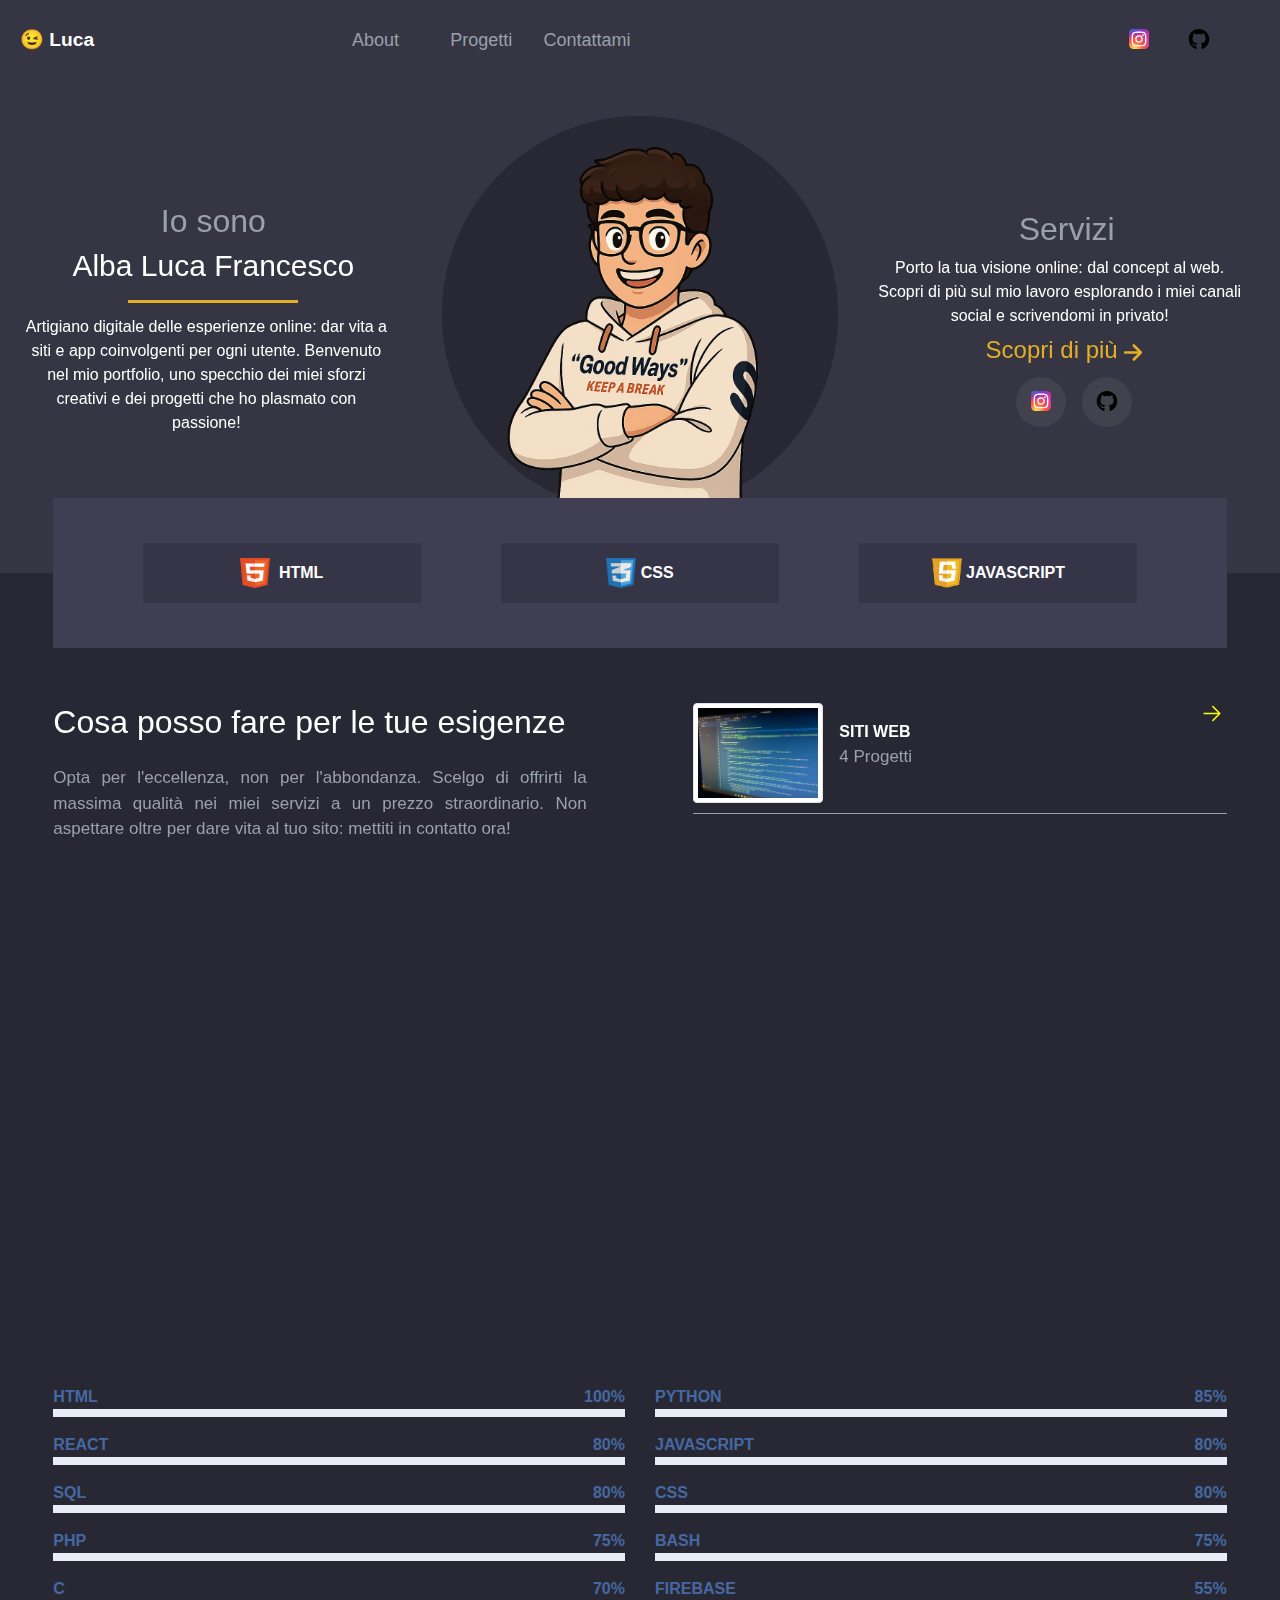
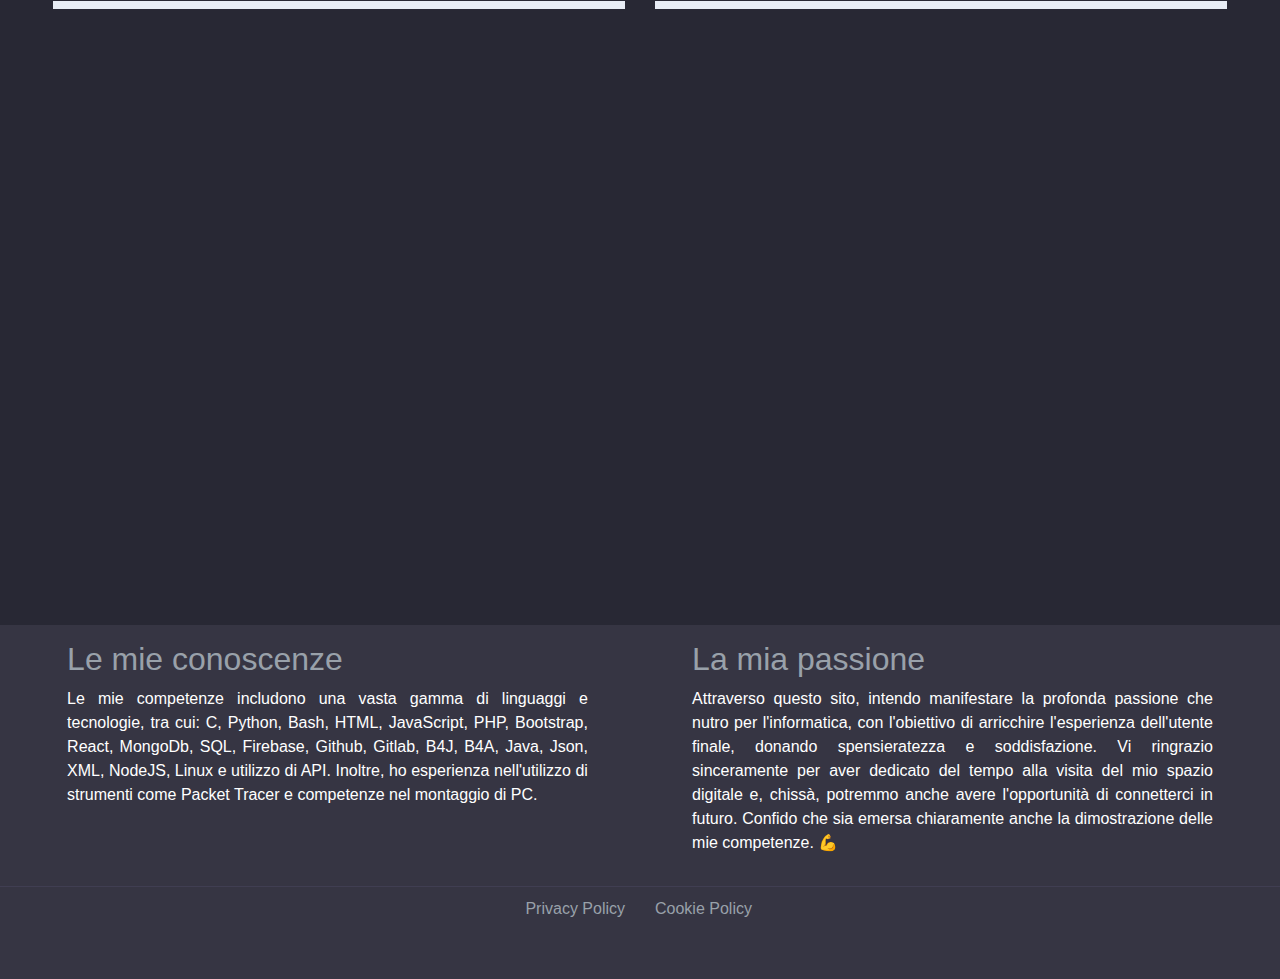
<file: index.html>
<!DOCTYPE html>
<html lang="it">
<head>
    <meta charset="UTF-8">
    <meta name="viewport" content="width=device-width, initial-scale=1.0">
    <meta
      name="description"
      content="Sono Alba Luca Francesco e ti invito a esplorare questo sito per scoprire tutto ciò 
      che riguarda la mia persona. Scoprirai i progetti che ho sviluppato e avrai l'opportunità 
      di conoscere meglio chi sono!"
    />
    <meta name="google-site-verification" content="iqXEvzzHRw148Tq7BxDs1VsmkAWFzQE-1HHf5ZVjDKk" />

    <title>Alba Luca</title>

    <link rel="icon" href="./img/me.ico" />
    <link href="https://unpkg.com/aos@2.3.1/dist/aos.css" rel="stylesheet">
    <link rel='stylesheet' href='https://cdn.jsdelivr.net/npm/bootstrap@4.0.0/dist/css/bootstrap.min.css' integrity='sha384-Gn5384xqQ1aoWXA+058RXPxPg6fy4IWvTNh0E263XmFcJlSAwiGgFAW/dAiS6JXm' crossorigin='anonymous'>
    <link rel="stylesheet" href="./css/style.css">

</head>
<body>
    <div class="container-fluid container-sito">

        <!-- Inizio navbar -->
        <div class="row mia-navbar fixed-top">
            <div class="col-xl-3 col-lg-3 col-md-3 col-6 nome-text d-flex justify-content-start align-items-center">
                <a class="pointer" href="./index.html" style="color:white">😉 Luca</a>
            </div>

            <div class="col-xl-1 col-lg-1 col-md-2 d-flex justify-content-center align-items-center visible-pc">
                <a class="pointer about-text" href="./index.html#zona-about">About</a>
            </div>

            <div class="col-xl-1 col-lg-1 col-md-2 d-flex justify-content-center align-items-center visible-pc">
                <a class="pointer progetti-text" href="./index.html#zona-progetti">Progetti</a>
            </div>

            <div class="col-xl-1 col-lg-1 col-md-2 d-flex justify-content-center align-items-center visible-pc">
                <a class="pointer contatti-text" href="./index.html#zona-contatti">Contattami</a>
            </div>

            <div class="col-xl-5 col-lg-5 col-md-2 loghi d-flex justify-content-end align-items-center visible-pc">
                <a class="pointer" href="https://www.instagram.com/alba_luca_/" target="_blank"><svg xmlns="http://www.w3.org/2000/svg" xmlns:xlink="http://www.w3.org/1999/xlink" height="30" width="30" viewBox="-19.5036 -32.49725 169.0312 194.9835"><defs><radialGradient fy="578.088" fx="158.429" gradientTransform="matrix(0 -1.98198 1.8439 0 -1031.399 454.004)" gradientUnits="userSpaceOnUse" xlink:href="#a" r="65" cy="578.088" cx="158.429" id="c"/><radialGradient fy="473.455" fx="147.694" gradientTransform="matrix(.17394 .86872 -3.5818 .71718 1648.351 -458.493)" gradientUnits="userSpaceOnUse" xlink:href="#b" r="65" cy="473.455" cx="147.694" id="d"/><linearGradient id="b"><stop stop-color="#3771c8" offset="0"/><stop offset=".128" stop-color="#3771c8"/><stop stop-opacity="0" stop-color="#60f" offset="1"/></linearGradient><linearGradient id="a"><stop stop-color="#fd5" offset="0"/><stop stop-color="#fd5" offset=".1"/><stop stop-color="#ff543e" offset=".5"/><stop stop-color="#c837ab" offset="1"/></linearGradient></defs><path d="M65.033 0C37.891 0 29.953.028 28.41.156c-5.57.463-9.036 1.34-12.812 3.22-2.91 1.445-5.205 3.12-7.47 5.468-4.125 4.282-6.625 9.55-7.53 15.812-.44 3.04-.568 3.66-.594 19.188-.01 5.176 0 11.988 0 21.125 0 27.12.03 35.05.16 36.59.45 5.42 1.3 8.83 3.1 12.56 3.44 7.14 10.01 12.5 17.75 14.5 2.68.69 5.64 1.07 9.44 1.25 1.61.07 18.02.12 34.44.12 16.42 0 32.84-.02 34.41-.1 4.4-.207 6.955-.55 9.78-1.28a27.22 27.22 0 0017.75-14.53c1.765-3.64 2.66-7.18 3.065-12.317.088-1.12.125-18.977.125-36.81 0-17.836-.04-35.66-.128-36.78-.41-5.22-1.305-8.73-3.127-12.44-1.495-3.037-3.155-5.305-5.565-7.624-4.3-4.108-9.56-6.608-15.829-7.512C102.338.157 101.733.027 86.193 0z" fill="url(#c)"/><path d="M65.033 0C37.891 0 29.953.028 28.41.156c-5.57.463-9.036 1.34-12.812 3.22-2.91 1.445-5.205 3.12-7.47 5.468-4.125 4.282-6.625 9.55-7.53 15.812-.44 3.04-.568 3.66-.594 19.188-.01 5.176 0 11.988 0 21.125 0 27.12.03 35.05.16 36.59.45 5.42 1.3 8.83 3.1 12.56 3.44 7.14 10.01 12.5 17.75 14.5 2.68.69 5.64 1.07 9.44 1.25 1.61.07 18.02.12 34.44.12 16.42 0 32.84-.02 34.41-.1 4.4-.207 6.955-.55 9.78-1.28a27.22 27.22 0 0017.75-14.53c1.765-3.64 2.66-7.18 3.065-12.317.088-1.12.125-18.977.125-36.81 0-17.836-.04-35.66-.128-36.78-.41-5.22-1.305-8.73-3.127-12.44-1.495-3.037-3.155-5.305-5.565-7.624-4.3-4.108-9.56-6.608-15.829-7.512C102.338.157 101.733.027 86.193 0z" fill="url(#d)"/><path d="M65.003 17c-13.036 0-14.672.057-19.792.29-5.11.234-8.598 1.043-11.65 2.23-3.157 1.226-5.835 2.866-8.503 5.535-2.67 2.668-4.31 5.346-5.54 8.502-1.19 3.053-2 6.542-2.23 11.65C17.06 50.327 17 51.964 17 65s.058 14.667.29 19.787c.235 5.11 1.044 8.598 2.23 11.65 1.227 3.157 2.867 5.835 5.536 8.503 2.667 2.67 5.345 4.314 8.5 5.54 3.054 1.187 6.543 1.996 11.652 2.23 5.12.233 6.755.29 19.79.29 13.037 0 14.668-.057 19.788-.29 5.11-.234 8.602-1.043 11.656-2.23 3.156-1.226 5.83-2.87 8.497-5.54 2.67-2.668 4.31-5.346 5.54-8.502 1.18-3.053 1.99-6.542 2.23-11.65.23-5.12.29-6.752.29-19.788 0-13.036-.06-14.672-.29-19.792-.24-5.11-1.05-8.598-2.23-11.65-1.23-3.157-2.87-5.835-5.54-8.503-2.67-2.67-5.34-4.31-8.5-5.535-3.06-1.187-6.55-1.996-11.66-2.23-5.12-.233-6.75-.29-19.79-.29zm-4.306 8.65c1.278-.002 2.704 0 4.306 0 12.816 0 14.335.046 19.396.276 4.68.214 7.22.996 8.912 1.653 2.24.87 3.837 1.91 5.516 3.59 1.68 1.68 2.72 3.28 3.592 5.52.657 1.69 1.44 4.23 1.653 8.91.23 5.06.28 6.58.28 19.39s-.05 14.33-.28 19.39c-.214 4.68-.996 7.22-1.653 8.91-.87 2.24-1.912 3.835-3.592 5.514-1.68 1.68-3.275 2.72-5.516 3.59-1.69.66-4.232 1.44-8.912 1.654-5.06.23-6.58.28-19.396.28-12.817 0-14.336-.05-19.396-.28-4.68-.216-7.22-.998-8.913-1.655-2.24-.87-3.84-1.91-5.52-3.59-1.68-1.68-2.72-3.276-3.592-5.517-.657-1.69-1.44-4.23-1.653-8.91-.23-5.06-.276-6.58-.276-19.398s.046-14.33.276-19.39c.214-4.68.996-7.22 1.653-8.912.87-2.24 1.912-3.84 3.592-5.52 1.68-1.68 3.28-2.72 5.52-3.592 1.692-.66 4.233-1.44 8.913-1.655 4.428-.2 6.144-.26 15.09-.27zm29.928 7.97a5.76 5.76 0 105.76 5.758c0-3.18-2.58-5.76-5.76-5.76zm-25.622 6.73c-13.613 0-24.65 11.037-24.65 24.65 0 13.613 11.037 24.645 24.65 24.645C78.616 89.645 89.65 78.613 89.65 65S78.615 40.35 65.002 40.35zm0 8.65c8.836 0 16 7.163 16 16 0 8.836-7.164 16-16 16-8.837 0-16-7.164-16-16 0-8.837 7.163-16 16-16z" fill="#fff"/></svg></a>
            </div>

            <div class="col-xl-1 col-lg-1 col-md-1 loghi d-flex justify-content-start align-items-center visible-pc">
                <a class="pointer" href="https://github.com/lucx-albx" target="_blank"><svg xmlns="http://www.w3.org/2000/svg" height="30" width="30" viewBox="-74.4 -120.90175 644.8 725.4105"><path d="M165.9 389.4c0 2-2.3 3.6-5.2 3.6-3.3.3-5.6-1.3-5.6-3.6 0-2 2.3-3.6 5.2-3.6 3-.3 5.6 1.3 5.6 3.6zm-31.1-4.5c-.7 2 1.3 4.3 4.3 4.9 2.6 1 5.6 0 6.2-2 .6-2-1.3-4.3-4.3-5.2-2.6-.7-5.5.3-6.2 2.3zm44.2-1.7c-2.9.7-4.9 2.6-4.6 4.9.3 2 2.9 3.3 5.9 2.6 2.9-.7 4.9-2.6 4.6-4.6-.3-1.9-3-3.2-5.9-2.9zM244.8 0C106.1 0 0 105.3 0 244c0 110.9 69.8 205.8 169.5 239.2 12.8 2.3 17.3-5.6 17.3-12.1 0-6.2-.3-40.4-.3-61.4 0 0-70 15-84.7-29.8 0 0-11.4-29.1-27.8-36.6 0 0-22.9-15.7 1.6-15.4 0 0 24.9 2 38.6 25.8 21.9 38.6 58.6 27.5 72.9 20.9 2.3-16 8.8-27.1 16-33.7-55.9-6.2-112.3-14.3-112.3-110.5 0-27.5 7.6-41.3 23.6-58.9-2.6-6.5-11.1-33.3 2.6-67.9 20.9-6.5 69 27 69 27 20-5.6 41.5-8.5 62.8-8.5 21.3 0 42.8 2.9 62.8 8.5 0 0 48.1-33.6 69-27 13.7 34.7 5.2 61.4 2.6 67.9 16 17.7 25.8 31.5 25.8 58.9 0 96.5-58.9 104.2-114.8 110.5 9.2 7.9 17 22.9 17 46.4 0 33.7-.3 75.4-.3 83.6 0 6.5 4.6 14.4 17.3 12.1C428.2 449.8 496 354.9 496 244 496 105.3 383.5 0 244.8 0zM97.2 344.9c-1.3 1-1 3.3.7 5.2 1.6 1.6 3.9 2.3 5.2 1 1.3-1 1-3.3-.7-5.2-1.6-1.6-3.9-2.3-5.2-1zm-10.8-8.1c-.7 1.3.3 2.9 2.3 3.9 1.6 1 3.6.7 4.3-.7.7-1.3-.3-2.9-2.3-3.9-2-.6-3.6-.3-4.3.7zm32.4 35.6c-1.6 1.3-1 4.3 1.3 6.2 2.3 2.3 5.2 2.6 6.5 1 1.3-1.3.7-4.3-1.3-6.2-2.2-2.3-5.2-2.6-6.5-1zm-11.4-14.7c-1.6 1-1.6 3.6 0 5.9 1.6 2.3 4.3 3.3 5.6 2.3 1.6-1.3 1.6-3.9 0-6.2-1.4-2.3-4-3.3-5.6-2z"/></svg></a>
            </div>

            <div class="col-6 d-flex justify-content-end align-items-center visible-tel">
                <input type="checkbox" href="#" class="menu-open" name="menu-open" id="menu-open" onclick="gestione_menu('apri')">
                <label class="menu-open-button" for="menu-open">
                    <span class="lines line-1"></span>
                    <span class="lines line-2"></span>
                    <span class="lines line-3"></span>
                </label>
            </div>
        </div>

        <div class="row justify-content-center tipi-sezioni not-visible">
            <div class="col-12 d-flex justify-content-start"><a class="pointer ml-2" href="./index.html#zona-about" onclick="gestione_menu('chiudi')"><h5>About</h5></a></div>
            <div class="col-12 d-flex justify-content-start"><a class="pointer ml-2" href="./index.html#zona-progetti" onclick="gestione_menu('chiudi')"><h5>Progetti</h5></a></div>
            <div class="col-12 d-flex justify-content-start"><a class="pointer ml-2" href="./index.html#zona-contatti" onclick="gestione_menu('chiudi')"><h5>Contattami</h5></a></div>
            <div class="col-12 d-flex justify-content-start"><a class="pointer ml-2" href="https://www.instagram.com/alba_luca_/" target="_blank"><h5>Instagram</h5></a></div>
            <div class="col-12 d-flex justify-content-start"><a class="pointer ml-2" href="https://github.com/lucx-albx" target="_blank"><h5> Github</h5></a></div>
        </div>
        <!-- Fine navbar -->



        <!-- Inizio sotto navbar -->
        <div class="row sotto-navbar justify-content-center align-items-center">
            <div class="col-xl-4 col-lg-4 col-md-6 col-12 chi-sono order-0 mt-4" data-aos="fade-right">
                <div class="posiziona-verticale-centrale desc">
                    <h2 class="sotto-titolo">Io sono</h2>
                    <h1 class="title-name text-xl-center text-lg-center text-md-center">Alba Luca Francesco</h1>
                    <div class="yellow-line"></div>
                    <div class="col-12 testo text-xl-center text-lg-center text-md-center">
                        Artigiano digitale delle 
                        esperienze online: dar 
                        vita a siti e app
                        coinvolgenti per ogni 
                        utente. Benvenuto nel mio 
                        portfolio, uno specchio dei
                        miei sforzi creativi e
                        dei progetti che ho
                        plasmato con passione!
                    </div>
                </div>
            </div>

            <div class="col-xl-4 col-lg-4 col-md-12 col-12 d-flex justify-content-center align-items-center order-sm-3 order-xl-1 order-lg-1 order-md-2 order-sm-2 order-2 mt-3" data-aos="fade-down">
                <img src="./img/me.png" alt="Immagine di me" class="img-fluid immagine-me">
            </div>

            <div class="col-xl-4 col-lg-4 col-md-6 col-12 order-xl-2 order-lg-2 order-md-1 order-sm-1 order-1 mt-4" data-aos="fade-left">
                <div class="posiziona-verticale-centrale ser">
                    <h2 class="sotto-titolo">Servizi</h2>
                    <div class="col-12 testo text-xl-center text-lg-center text-md-center">
                        Porto la tua visione online: 
                        dal concept al web. Scopri di 
                        più sul mio lavoro esplorando 
                        i miei canali social e scrivendomi
                        in privato! 
                    </div>
                    <h4 class="more mt-2 d-flex justify-content-start align-items-center">Scopri di più <svg class="centra-freccia" height="25" width="30" stroke="currentColor" stroke-width="2.5" viewBox="0 0 24 24" fill="none" xmlns="http://www.w3.org/2000/svg"><path d="M4.5 12h15m0 0l-6.75-6.75M19.5 12l-6.75 6.75" stroke-linejoin="round" stroke-linecap="round"></path></svg></h4>
                    
                    <div class="container-more row mt-1">
                        <a class="social mr-3 pointer" href="https://www.instagram.com/alba_luca_/" target="_blank"><svg class="posizione" xmlns="http://www.w3.org/2000/svg" xmlns:xlink="http://www.w3.org/1999/xlink" height="30" width="30" viewBox="-19.5036 -32.49725 169.0312 194.9835"><defs><radialGradient fy="578.088" fx="158.429" gradientTransform="matrix(0 -1.98198 1.8439 0 -1031.399 454.004)" gradientUnits="userSpaceOnUse" xlink:href="#a" r="65" cy="578.088" cx="158.429" id="c"/><radialGradient fy="473.455" fx="147.694" gradientTransform="matrix(.17394 .86872 -3.5818 .71718 1648.351 -458.493)" gradientUnits="userSpaceOnUse" xlink:href="#b" r="65" cy="473.455" cx="147.694" id="d"/><linearGradient id="b"><stop stop-color="#3771c8" offset="0"/><stop offset=".128" stop-color="#3771c8"/><stop stop-opacity="0" stop-color="#60f" offset="1"/></linearGradient><linearGradient id="a"><stop stop-color="#fd5" offset="0"/><stop stop-color="#fd5" offset=".1"/><stop stop-color="#ff543e" offset=".5"/><stop stop-color="#c837ab" offset="1"/></linearGradient></defs><path d="M65.033 0C37.891 0 29.953.028 28.41.156c-5.57.463-9.036 1.34-12.812 3.22-2.91 1.445-5.205 3.12-7.47 5.468-4.125 4.282-6.625 9.55-7.53 15.812-.44 3.04-.568 3.66-.594 19.188-.01 5.176 0 11.988 0 21.125 0 27.12.03 35.05.16 36.59.45 5.42 1.3 8.83 3.1 12.56 3.44 7.14 10.01 12.5 17.75 14.5 2.68.69 5.64 1.07 9.44 1.25 1.61.07 18.02.12 34.44.12 16.42 0 32.84-.02 34.41-.1 4.4-.207 6.955-.55 9.78-1.28a27.22 27.22 0 0017.75-14.53c1.765-3.64 2.66-7.18 3.065-12.317.088-1.12.125-18.977.125-36.81 0-17.836-.04-35.66-.128-36.78-.41-5.22-1.305-8.73-3.127-12.44-1.495-3.037-3.155-5.305-5.565-7.624-4.3-4.108-9.56-6.608-15.829-7.512C102.338.157 101.733.027 86.193 0z" fill="url(#c)"/><path d="M65.033 0C37.891 0 29.953.028 28.41.156c-5.57.463-9.036 1.34-12.812 3.22-2.91 1.445-5.205 3.12-7.47 5.468-4.125 4.282-6.625 9.55-7.53 15.812-.44 3.04-.568 3.66-.594 19.188-.01 5.176 0 11.988 0 21.125 0 27.12.03 35.05.16 36.59.45 5.42 1.3 8.83 3.1 12.56 3.44 7.14 10.01 12.5 17.75 14.5 2.68.69 5.64 1.07 9.44 1.25 1.61.07 18.02.12 34.44.12 16.42 0 32.84-.02 34.41-.1 4.4-.207 6.955-.55 9.78-1.28a27.22 27.22 0 0017.75-14.53c1.765-3.64 2.66-7.18 3.065-12.317.088-1.12.125-18.977.125-36.81 0-17.836-.04-35.66-.128-36.78-.41-5.22-1.305-8.73-3.127-12.44-1.495-3.037-3.155-5.305-5.565-7.624-4.3-4.108-9.56-6.608-15.829-7.512C102.338.157 101.733.027 86.193 0z" fill="url(#d)"/><path d="M65.003 17c-13.036 0-14.672.057-19.792.29-5.11.234-8.598 1.043-11.65 2.23-3.157 1.226-5.835 2.866-8.503 5.535-2.67 2.668-4.31 5.346-5.54 8.502-1.19 3.053-2 6.542-2.23 11.65C17.06 50.327 17 51.964 17 65s.058 14.667.29 19.787c.235 5.11 1.044 8.598 2.23 11.65 1.227 3.157 2.867 5.835 5.536 8.503 2.667 2.67 5.345 4.314 8.5 5.54 3.054 1.187 6.543 1.996 11.652 2.23 5.12.233 6.755.29 19.79.29 13.037 0 14.668-.057 19.788-.29 5.11-.234 8.602-1.043 11.656-2.23 3.156-1.226 5.83-2.87 8.497-5.54 2.67-2.668 4.31-5.346 5.54-8.502 1.18-3.053 1.99-6.542 2.23-11.65.23-5.12.29-6.752.29-19.788 0-13.036-.06-14.672-.29-19.792-.24-5.11-1.05-8.598-2.23-11.65-1.23-3.157-2.87-5.835-5.54-8.503-2.67-2.67-5.34-4.31-8.5-5.535-3.06-1.187-6.55-1.996-11.66-2.23-5.12-.233-6.75-.29-19.79-.29zm-4.306 8.65c1.278-.002 2.704 0 4.306 0 12.816 0 14.335.046 19.396.276 4.68.214 7.22.996 8.912 1.653 2.24.87 3.837 1.91 5.516 3.59 1.68 1.68 2.72 3.28 3.592 5.52.657 1.69 1.44 4.23 1.653 8.91.23 5.06.28 6.58.28 19.39s-.05 14.33-.28 19.39c-.214 4.68-.996 7.22-1.653 8.91-.87 2.24-1.912 3.835-3.592 5.514-1.68 1.68-3.275 2.72-5.516 3.59-1.69.66-4.232 1.44-8.912 1.654-5.06.23-6.58.28-19.396.28-12.817 0-14.336-.05-19.396-.28-4.68-.216-7.22-.998-8.913-1.655-2.24-.87-3.84-1.91-5.52-3.59-1.68-1.68-2.72-3.276-3.592-5.517-.657-1.69-1.44-4.23-1.653-8.91-.23-5.06-.276-6.58-.276-19.398s.046-14.33.276-19.39c.214-4.68.996-7.22 1.653-8.912.87-2.24 1.912-3.84 3.592-5.52 1.68-1.68 3.28-2.72 5.52-3.592 1.692-.66 4.233-1.44 8.913-1.655 4.428-.2 6.144-.26 15.09-.27zm29.928 7.97a5.76 5.76 0 105.76 5.758c0-3.18-2.58-5.76-5.76-5.76zm-25.622 6.73c-13.613 0-24.65 11.037-24.65 24.65 0 13.613 11.037 24.645 24.65 24.645C78.616 89.645 89.65 78.613 89.65 65S78.615 40.35 65.002 40.35zm0 8.65c8.836 0 16 7.163 16 16 0 8.836-7.164 16-16 16-8.837 0-16-7.164-16-16 0-8.837 7.163-16 16-16z" fill="#fff"/></svg></a>
                        <a class="social pointer" href="https://github.com/lucx-albx" target="_blank"><svg class="posizione" xmlns="http://www.w3.org/2000/svg" height="30" width="30" viewBox="-74.4 -120.90175 644.8 725.4105"><path d="M165.9 389.4c0 2-2.3 3.6-5.2 3.6-3.3.3-5.6-1.3-5.6-3.6 0-2 2.3-3.6 5.2-3.6 3-.3 5.6 1.3 5.6 3.6zm-31.1-4.5c-.7 2 1.3 4.3 4.3 4.9 2.6 1 5.6 0 6.2-2 .6-2-1.3-4.3-4.3-5.2-2.6-.7-5.5.3-6.2 2.3zm44.2-1.7c-2.9.7-4.9 2.6-4.6 4.9.3 2 2.9 3.3 5.9 2.6 2.9-.7 4.9-2.6 4.6-4.6-.3-1.9-3-3.2-5.9-2.9zM244.8 0C106.1 0 0 105.3 0 244c0 110.9 69.8 205.8 169.5 239.2 12.8 2.3 17.3-5.6 17.3-12.1 0-6.2-.3-40.4-.3-61.4 0 0-70 15-84.7-29.8 0 0-11.4-29.1-27.8-36.6 0 0-22.9-15.7 1.6-15.4 0 0 24.9 2 38.6 25.8 21.9 38.6 58.6 27.5 72.9 20.9 2.3-16 8.8-27.1 16-33.7-55.9-6.2-112.3-14.3-112.3-110.5 0-27.5 7.6-41.3 23.6-58.9-2.6-6.5-11.1-33.3 2.6-67.9 20.9-6.5 69 27 69 27 20-5.6 41.5-8.5 62.8-8.5 21.3 0 42.8 2.9 62.8 8.5 0 0 48.1-33.6 69-27 13.7 34.7 5.2 61.4 2.6 67.9 16 17.7 25.8 31.5 25.8 58.9 0 96.5-58.9 104.2-114.8 110.5 9.2 7.9 17 22.9 17 46.4 0 33.7-.3 75.4-.3 83.6 0 6.5 4.6 14.4 17.3 12.1C428.2 449.8 496 354.9 496 244 496 105.3 383.5 0 244.8 0zM97.2 344.9c-1.3 1-1 3.3.7 5.2 1.6 1.6 3.9 2.3 5.2 1 1.3-1 1-3.3-.7-5.2-1.6-1.6-3.9-2.3-5.2-1zm-10.8-8.1c-.7 1.3.3 2.9 2.3 3.9 1.6 1 3.6.7 4.3-.7.7-1.3-.3-2.9-2.3-3.9-2-.6-3.6-.3-4.3.7zm32.4 35.6c-1.6 1.3-1 4.3 1.3 6.2 2.3 2.3 5.2 2.6 6.5 1 1.3-1.3.7-4.3-1.3-6.2-2.2-2.3-5.2-2.6-6.5-1zm-11.4-14.7c-1.6 1-1.6 3.6 0 5.9 1.6 2.3 4.3 3.3 5.6 2.3 1.6-1.3 1.6-3.9 0-6.2-1.4-2.3-4-3.3-5.6-2z"/></svg></a>
                    </div>
                </div>
            </div>
        </div>
        <!-- Fine sotto navbar -->



        <!-- Inizio blocco skill princiapli -->
        <div class="row justify-content-center" data-aos="fade-up">
            <div class="col-11 blocco-skill-principali">
                <div class="row justify-content-center container-blocchi">
                    <div class="col-3 d-flex justify-content-center align-items-center blocchi-skill">
                        <img src="./img/html_logo.png" height="30" width="30" alt="html logo"><strong class="solo-loghi">&nbsp HTML</strong>
                    </div>

                    <div class="col-3 d-flex justify-content-center align-items-center blocchi-skill">
                        <img src="./img/css_logo.png" height="30" width="30" alt="css logo"><strong class="solo-loghi">&nbspCSS</strong>
                    </div>

                    <div class="col-3 d-flex justify-content-center align-items-center blocchi-skill">
                        <img src="./img/javascript_logo.png" height="30" width="30" alt="js logo"><strong class="solo-loghi">&nbspJAVASCRIPT</strong>
                    </div>
                </div>
            </div>
        </div>
        <!-- Fine blocco skill princiapli -->



        <!-- Inizio sezione informazioni generali -->
        <div class="row mt-6 justify-content-around container-body-site" id="animazioneNumeri">
            <div class="col-xl-5 col-lg-5 col-md-5 col-11">
                <div class="row mb-4">
                    <h2 data-aos-offset="110" data-aos="zoom-in">Cosa posso fare per le tue esigenze</h2>
                    <p class="mt-3 testo-body mb-5 taj" data-aos-offset="10" data-aos="zoom-in">
                        Opta per l'eccellenza, non per l'abbondanza. Scelgo di offrirti la 
                        massima qualità nei miei servizi a un prezzo straordinario.
                        Non aspettare oltre per dare vita al tuo sito: mettiti in contatto ora!
                    </p>

                    <div class="col-xl-5 col-lg-5 col-md-5 col-6 tog-mp" data-aos="zoom-in-right">
                        <div>
                            <h5 class="titolo-body">
                                <strong class="progetti-webapp-numero">0</strong>+
                            </h5>
                            <p class="testo-body">Web app sviluppate</p>
                        </div>
                    </div>

                    <div class="col-xl-5 col-lg-5 col-md-5 col-6 tog-mp flex-end-425" data-aos="zoom-in-right">
                        <div>
                            <h5 class="titolo-body">
                                <strong class="progetti-sviluppati-numero">0</strong>+
                            </h5>
                            <p class="testo-body">Progetti sviluppati</p>
                        </div>
                    </div>

                    <div class="col-xl-5 col-lg-5 col-md-5 col-6 tog-mp" data-aos="zoom-in-right">
                        <div>
                            <h5 class="titolo-body">
                                <strong class="progetti-iconici-numero">0</strong>+
                            </h5>
                            <p class="testo-body">Progetti più iconici</p>
                        </div>
                    </div>

                    <div class="col-xl-5 col-lg-5 col-md-5 col-6 tog-mp flex-end-425" data-aos="zoom-in-right">
                        <div>
                            <h5 class="titolo-body">
                                <strong class="progetti-pubblicati-numero">0</strong>+
                            </h5>
                            <p class="testo-body">Progetti pubblicati</p>
                        </div>
                    </div>
                </div>
            </div>

            <div class="col-xl-5 col-lg-5 col-md-5 col-11">
                <div class="row justify-content-center align-items-center container-vislualizzatore-progetti">
                    <div class="col-12" data-aos="fade-right" data-aos-offset="110" data-aos-easing="ease-in-sine">
                        <div class="row sottolinea-progetti">
                            <div class="col-8 d-flex justify-content-start align-items-center tog-mp">
                                <img src="./img/Immagine_SitoWeb.jpg" alt="immagine siti" height="90px" width="130" class="img-thumbnail">

                                <div>
                                    <strong class="ml-3 titolo-progetti">SITI WEB</strong>
                                    <p class="ml-3 testo-body">4 Progetti</p>
                                </div>
                            </div>

                            <div class="col-4 justify-content-start tog-mp">
                                <div class="d-flex justify-content-end">
                                    <a href="./index.html#zona-progetti" class="freccia-proj" onclick="carica_progetti('sw')">
                                        <svg class="centra-freccia-proj" height="25" width="30" stroke="currentColor" stroke-width="1.5" viewBox="0 0 24 24" fill="none" xmlns="http://www.w3.org/2000/svg"><path d="M4.5 12h15m0 0l-6.75-6.75M19.5 12l-6.75 6.75" stroke-linejoin="round" stroke-linecap="round"></path></svg>
                                    </a>
                                </div>
                            </div>
                        </div>
                    </div>

                    <div class="col-12" data-aos="fade-right" data-aos-offset="110" data-aos-easing="ease-in-sine">
                        <div class="row sottolinea-progetti">
                            <div class="col-8 d-flex justify-content-start align-items-center tog-mp">
                                <img src="./img/Immagine_WebApp.jpg" alt="immagine web app" height="90px" width="130" class="img-thumbnail">

                                <div>
                                    <strong class="ml-3 titolo-progetti">WEB APP</strong>
                                    <p class="ml-3 testo-body">6 Progetti</p>
                                </div>
                            </div>

                            <div class="col-4 justify-content-start tog-mp">
                                <div class="d-flex justify-content-end align-items-center">
                                    <a href="./index.html#zona-progetti" class="freccia-proj" onclick="carica_progetti('wa')">
                                        <svg class="centra-freccia-proj" height="25" width="30" stroke="currentColor" stroke-width="1.5" viewBox="0 0 24 24" fill="none" xmlns="http://www.w3.org/2000/svg"><path d="M4.5 12h15m0 0l-6.75-6.75M19.5 12l-6.75 6.75" stroke-linejoin="round" stroke-linecap="round"></path></svg>
                                    </a> 
                                </div>
                            </div>
                        </div>
                    </div>

                    <div class="col-12" data-aos="fade-right" data-aos-offset="110" data-aos-easing="ease-in-sine">
                        <div class="row sottolinea-progetti">
                            <div class="col-8 d-flex justify-content-start align-items-center tog-mp">
                                <img src="./img/Immagine_Python.jpg" alt="immagine python" height="90px" width="130" class="img-thumbnail">

                                <div>
                                    <strong class="ml-3 titolo-progetti">PYTHON</strong>
                                    <p class="ml-3 testo-body">5 Progetti</p>
                                </div>
                            </div>

                            <div class="col-4 justify-content-start tog-mp">
                                <div class="d-flex justify-content-end align-items-center">
                                    <a href="./index.html#zona-progetti" class="freccia-proj" onclick="carica_progetti('ap')">
                                        <svg class="centra-freccia-proj" height="25" width="30" stroke="currentColor" stroke-width="1.5" viewBox="0 0 24 24" fill="none" xmlns="http://www.w3.org/2000/svg"><path d="M4.5 12h15m0 0l-6.75-6.75M19.5 12l-6.75 6.75" stroke-linejoin="round" stroke-linecap="round"></path></svg>
                                    </a>
                                </div>
                            </div>

                            <div id="zona-about"></div>
                        </div>
                    </div>
                </div>
            </div>
        </div>
        <!-- Fine sezione informazioni generali -->



        <!-- Inizio sezione about -->
        <div class="row justify-content-center mt-6 contenitore-about">
            <div class="col-11">
                <div class="row">
                    <div class="col-12 tog-mp">
                        <h2 class="title-name" data-aos-offset="100" data-aos="fade-down-right">About me</h2>
                        <p data-aos-offset="10" data-aos="fade-right" class="mia-descrizione testo-body">
                            Sono Alba Luca Francesco, nato il 19 luglio 2005 a Bietigheim-Bissingen, in Germania, ma 
                            di nazionalità italiana. A 18 anni, sono orgoglioso di condividere alcuni aspetti 
                            della mia personalità e delle mie passioni. Fin da giovane, ho avuto una profonda passione per 
                            la programmazione, dove posso esprimere la mia creatività e mettermi alla prova costantemente. 
                            Ma la mia curiosità non si ferma qui: mi interesso anche all'intelligenza artificiale per le sue 
                            incredibili potenzialità nel plasmare il futuro. Amo anche assemblare computer, perché mi permette 
                            di comprendere il loro funzionamento interno e personalizzarli secondo le mie esigenze. La sicurezza 
                            informatica è un'altra sfera che mi appassiona, poiché mi impegna a proteggere le informazioni sensibili 
                            e la privacy. Ma non tutto ruota intorno alla tecnologia: mi piace viaggiare e ho già esplorato diverse 
                            parti dell'Europa. Sogno di ampliare i miei orizzonti oltre i confini europei e questa curiosità mi spinge 
                            a imparare costantemente e ad adattarmi a nuove situazioni.
                        </p>
                    </div>

                    <div class="col-12 tog-mp mt-3" id="animazionePercentuale">
                        <div class="row">
                            <div class="col-12">
                                <div class="row">
                                    <div class="col-xl-6 col-lg-6 col-md-6 col-12 mt-3">
                                        <div class="percentuale-frame">
                                            <div class="row">
                                                <div class="col-6 d-flex justify-content-start">
                                                    <strong>HTML</strong> 
                                                </div>
                        
                                                <div class="col-6 d-flex justify-content-end">
                                                    <strong>100%</strong> 
                                                </div>
                                            </div>
                                            <div class="barra"></div>
                                            <div class="completamento1"></div>
                                        </div>
                                    </div>

                                    <div class="col-xl-6 col-lg-6 col-md-6 col-12 mt-3">
                                        <div class="percentuale-frame">
                                            <div class="row">
                                                <div class="col-6 d-flex justify-content-start">
                                                    <strong>PYTHON</strong> 
                                                </div>
                        
                                                <div class="col-6 d-flex justify-content-end">
                                                    <strong>85%</strong> 
                                                </div>
                                            </div>
                                            <div class="barra"></div>
                                            <div class="completamento5"></div>
                                        </div>
                                    </div>

                                    <div class="col-xl-6 col-lg-6 col-md-6 col-12 mt-3">
                                        <div class="percentuale-frame">
                                            <div class="row">
                                                <div class="col-6 d-flex justify-content-start">
                                                    <strong>REACT</strong> 
                                                </div>
                        
                                                <div class="col-6 d-flex justify-content-end">
                                                    <strong>80%</strong> 
                                                </div>
                                            </div>
                                            <div class="barra"></div>
                                            <div class="completamento4"></div>
                                        </div>
                                    </div>

                                    <div class="col-xl-6 col-lg-6 col-md-6 col-12 mt-3">
                                        <div class="percentuale-frame">
                                            <div class="row">
                                                <div class="col-6 d-flex justify-content-start">
                                                    <strong>JAVASCRIPT</strong> 
                                                </div>
                        
                                                <div class="col-6 d-flex justify-content-end">
                                                    <strong>80%</strong> 
                                                </div>
                                            </div>
                                            <div class="barra"></div>
                                            <div class="completamento3"></div>
                                        </div>
                                    </div>

                                    <div class="col-xl-6 col-lg-6 col-md-6 col-12 mt-3">
                                        <div class="percentuale-frame">
                                            <div class="row">
                                                <div class="col-6 d-flex justify-content-start">
                                                    <strong>SQL</strong> 
                                                </div>
                        
                                                <div class="col-6 d-flex justify-content-end">
                                                    <strong>80%</strong> 
                                                </div>
                                            </div>
                                            <div class="barra"></div>
                                            <div class="completamento8"></div>
                                        </div>
                                    </div>

                                    <div class="col-xl-6 col-lg-6 col-md-6 col-12 mt-3">
                                        <div class="percentuale-frame">
                                            <div class="row">
                                                <div class="col-6 d-flex justify-content-start">
                                                    <strong>CSS</strong> 
                                                </div>
                        
                                                <div class="col-6 d-flex justify-content-end">
                                                    <strong>80%</strong> 
                                                </div>
                                            </div>
                                            <div class="barra"></div>
                                            <div class="completamento2"></div>
                                        </div>
                                    </div>

                                    <div class="col-xl-6 col-lg-6 col-md-6 col-12 mt-3">
                                        <div class="percentuale-frame">
                                            <div class="row">
                                                <div class="col-6 d-flex justify-content-start">
                                                    <strong>PHP</strong> 
                                                </div>
                        
                                                <div class="col-6 d-flex justify-content-end">
                                                    <strong>75%</strong> 
                                                </div>
                                            </div>
                                            <div class="barra"></div>
                                            <div class="completamento10"></div>
                                        </div>
                                    </div>

                                    <div class="col-xl-6 col-lg-6 col-md-6 col-12 mt-3">
                                        <div class="percentuale-frame">
                                            <div class="row">
                                                <div class="col-6 d-flex justify-content-start">
                                                    <strong>BASH</strong> 
                                                </div>
                        
                                                <div class="col-6 d-flex justify-content-end">
                                                    <strong>75%</strong> 
                                                </div>
                                            </div>
                                            <div class="barra"></div>
                                            <div class="completamento7"></div>
                                        </div>
                                    </div>

                                    <div class="col-xl-6 col-lg-6 col-md-6 col-12 mt-3">
                                        <div class="percentuale-frame">
                                            <div class="row">
                                                <div class="col-6 d-flex justify-content-start">
                                                    <strong>C</strong> 
                                                </div>
                        
                                                <div class="col-6 d-flex justify-content-end">
                                                    <strong>70%</strong> 
                                                </div>
                                            </div>
                                            <div class="barra"></div>
                                            <div class="completamento6"></div>
                                        </div>
                                    </div>

                                    <div id="zona-progetti"></div>

                                    <div class="col-xl-6 col-lg-6 col-md-6 col-12 mt-3">
                                        <div class="percentuale-frame">
                                            <div class="row">
                                                <div class="col-6 d-flex justify-content-start">
                                                    <strong>FIREBASE</strong> 
                                                </div>
                        
                                                <div class="col-6 d-flex justify-content-end">
                                                    <strong>55%</strong> 
                                                </div>
                                            </div>
                                            <div class="barra"></div>
                                            <div class="completamento9"></div>
                                        </div>
                                    </div>
                                </div>
                            </div>
                        </div>
                    </div>
                </div>
            </div>
        </div>
        <!-- Fine sezione about -->



        <!-- Inizio sezione progetti -->
        <div class="row justify-content-center mt-5" data-aos="fade-up">
            <div class="col-11 tog-mp">
                <h2 class="title-name" data-aos-offset="100" data-aos="fade-down-right">Progetti sviluppati</h2>
            </div>

            <div class="col-11 mt-4 blocco-skill-principali">
                <div class="row justify-content-center container-blocchi">
                    <div class="col-3 d-flex justify-content-center align-items-center blocchi-skill sw" onclick="carica_progetti('sw')">
                        <img src="./img/html_logo.png" height="30" width="30" alt="html logo"><strong class="solo-loghi">&nbsp SITI WEB</strong>
                    </div>

                    <div class="col-3 d-flex justify-content-center align-items-center blocchi-skill wa" onclick="carica_progetti('wa')">
                        <img src="./img/react_logo.png" height="30" width="35" alt="react logo"><strong class="solo-loghi">&nbsp WEP APP</strong>
                    </div>

                    <div class="col-3 d-flex justify-content-center align-items-center blocchi-skill ap" onclick="carica_progetti('ap')">
                        <img src="./img/python_logo.png" height="30" width="30" alt="python logo"><strong class="solo-loghi">&nbsp APP PYTHON</strong>
                    </div>
                </div>
            </div>
        </div>

        <div class="row mt-4 d-flex justify-content-center container-progetti contenitore-progetti-dev all-proj"></div>
        <!-- Fine sezione progetti -->



        <!-- Inizo sezione contatti -->
        <div class="row justify-content-center mt-6 contenitore-about">
            <div class="col-11">
                <div class="row">
                    <div class="col-12 tog-mp">
                        <h2 class="title-name" id="zona-contatti" data-aos-offset="100" data-aos="fade-down-right">Dove contattarmi</h2>
                        <div class="row">
                            <a href="https://www.instagram.com/alba_luca_/" target="_blank" class="col-xl-12 col-lg-12 col-md-12 col-sm-12 col-11 blocchi-skill d-flex align-items-center mt-4 ml-3" data-aos="fade-right" data-aos-offset="100" data-aos-easing="ease-in-sine">
                                <img src="./img/Instagram_Logo.png" height="30" width="30" alt="html logo"><strong style="color: white;">&nbsp alba_luca</strong>
                            </a>

                            <a href="https://mail.google.com/mail/u/1/#inbox?compose=CllgCJZWPbxTHkWbNKTKCgfKxPcpCjdxJfwsvVLdbCMPnCsHsHvdmbTZRBfWXcMkqqvbjqBPPDq" target="_blank" class="col-xl-12 col-lg-12 col-md-12 col-sm-12 col-11 blocchi-skill d-flex align-items-center mt-4 ml-3" data-aos="fade-right" data-aos-offset="100" data-aos-easing="ease-in-sine">
                                <img src="./img/Gmail_logo.png" height="30" width="30" alt="html logo"><strong style="color: white;">&nbsp albalucafra@gmail.com</strong>
                            </a>
                        </div>
                    </div>
                </div>
            </div>
        </div>
        <!-- Fine sezione contatti -->



        <!-- INIZIO BOTTONE SCROLLA SU -->
        <div class="scrollTop hidden" id="scrollToTopBtn" onclick="scrollToTop()">&#8593;</div>
        <!-- FINE BOTTONE SCROLLA SU -->



        <!-- Inizio footer -->
        <div class="row justify-content-around contenitore-mio-footer mt-6">
            <div class="col-xl-5 col-lg-5 col-md-5 col-11 tog-mp d-flex justify-content-center">
                <div>
                    <h2 class="sotto-titolo">Le mie conoscenze</h2>
                    <p class="taj">
                        Le mie competenze includono una vasta gamma di linguaggi e tecnologie, 
                        tra cui: C, Python, Bash, HTML, JavaScript, PHP, Bootstrap, React, MongoDb, SQL, Firebase,
                        Github, Gitlab, B4J, B4A, Java, Json, XML, NodeJS, Linux e utilizzo di API. Inoltre, ho esperienza nell'utilizzo 
                        di strumenti come Packet Tracer e competenze nel montaggio di PC.
                    </p>
                </div>
            </div>

            <div class="col-xl-5 col-lg-5 col-md-5 col-11 tog-mp d-flex justify-content-center">
                <div>
                    <h2 class="sotto-titolo">La mia passione</h2>
                    <p class="taj">
                        Attraverso questo sito, intendo manifestare la profonda passione che nutro
                        per l'informatica, con l'obiettivo di arricchire l'esperienza dell'utente 
                        finale, donando spensieratezza e soddisfazione. Vi ringrazio sinceramente
                        per aver dedicato del tempo alla visita del mio spazio digitale e, chissà, 
                        potremmo anche avere l'opportunità di connetterci in futuro. Confido che 
                        sia emersa chiaramente anche la dimostrazione delle mie competenze. 💪
                    </p>
                </div>
            </div>
        </div>

        <div class="row justify-content-center crediti-finali">
            <div class="col-6 d-flex justify-content-end">
                <a href="https://www.iubenda.com/privacy-policy/38123905" class="iubenda-white iubenda-noiframe iubenda-embed iubenda-noiframe " title="Privacy Policy ">Privacy Policy</a><script type="text/javascript">(function (w,d) {var loader = function () {var s = d.createElement("script"), tag = d.getElementsByTagName("script")[0]; s.src="https://cdn.iubenda.com/iubenda.js"; tag.parentNode.insertBefore(s,tag);}; if(w.addEventListener){w.addEventListener("load", loader, false);}else if(w.attachEvent){w.attachEvent("onload", loader);}else{w.onload = loader;}})(window, document);</script>
            </div>
            
            <div class="col-6 d-flex justify-content-start">
                <a href="https://www.iubenda.com/privacy-policy/38123905/cookie-policy" class="iubenda-white iubenda-noiframe iubenda-embed iubenda-noiframe " title="Cookie Policy ">Cookie Policy</a><script type="text/javascript">(function (w,d) {var loader = function () {var s = d.createElement("script"), tag = d.getElementsByTagName("script")[0]; s.src="https://cdn.iubenda.com/iubenda.js"; tag.parentNode.insertBefore(s,tag);}; if(w.addEventListener){w.addEventListener("load", loader, false);}else if(w.attachEvent){w.attachEvent("onload", loader);}else{w.onload = loader;}})(window, document);</script>
            </div>
        </div>
        <!-- Fine footer -->

    </div>

    <script src="./script/index.js"></script>
    <script src="https://unpkg.com/aos@2.3.1/dist/aos.js"></script>
    <script src='https://code.jquery.com/jquery-3.2.1.slim.min.js' integrity='sha384-KJ3o2DKtIkvYIK3UENzmM7KCkRr/rE9/Qpg6aAZGJwFDMVNA/GpGFF93hXpG5KkN' crossorigin='anonymous'></script>
    <script src='https://cdn.jsdelivr.net/npm/popper.js@1.12.9/dist/umd/popper.min.js' integrity='sha384-ApNbgh9B+Y1QKtv3Rn7W3mgPxhU9K/ScQsAP7hUibX39j7fakFPskvXusvfa0b4Q' crossorigin='anonymous'></script>
    <script src='https://cdn.jsdelivr.net/npm/bootstrap@4.0.0/dist/js/bootstrap.min.js' integrity='sha384-JZR6Spejh4U02d8jOt6vLEHfe/JQGiRRSQQxSfFWpi1MquVdAyjUar5+76PVCmYl' crossorigin='anonymous'></script>
    <script type="text/javascript" src="https://cs.iubenda.com/autoblocking/3682433.js"></script>
    <script type="text/javascript">
        var _iub = _iub || [];
        _iub.csConfiguration = {"askConsentAtCookiePolicyUpdate":true,"emailMarketing":{"theme":"dark"},"enableFadp":true,"enableLgpd":true,"fadpApplies":true,"floatingPreferencesButtonColor":"#FDFDFD00","floatingPreferencesButtonDisplay":"bottom-left","preferenceCookie":{"expireAfter":180},"siteId":3682433,"usPreferencesWidgetDisplay":"anchored-bottom-right","whitelabel":false,"cookiePolicyId":38123905,"lang":"it","banner":{"acceptButtonDisplay":true,"backgroundOverlay":true,"closeButtonDisplay":false,"customizeButtonDisplay":true,"listPurposes":true,"position":"bottom","rejectButtonDisplay":true,"showTitle":false,"showTotalNumberOfProviders":true}};
    </script>
    <script type="text/javascript" src="https://cs.iubenda.com/autoblocking/3682433.js"></script>
    <script type="text/javascript" src="//cdn.iubenda.com/cs/iubenda_cs.js" charset="UTF-8" async></script>
    <script type="text/javascript" src="//cdn.iubenda.com/cs/iubenda_cs.js" charset="UTF-8" async></script>
</body>
</html>
</file>
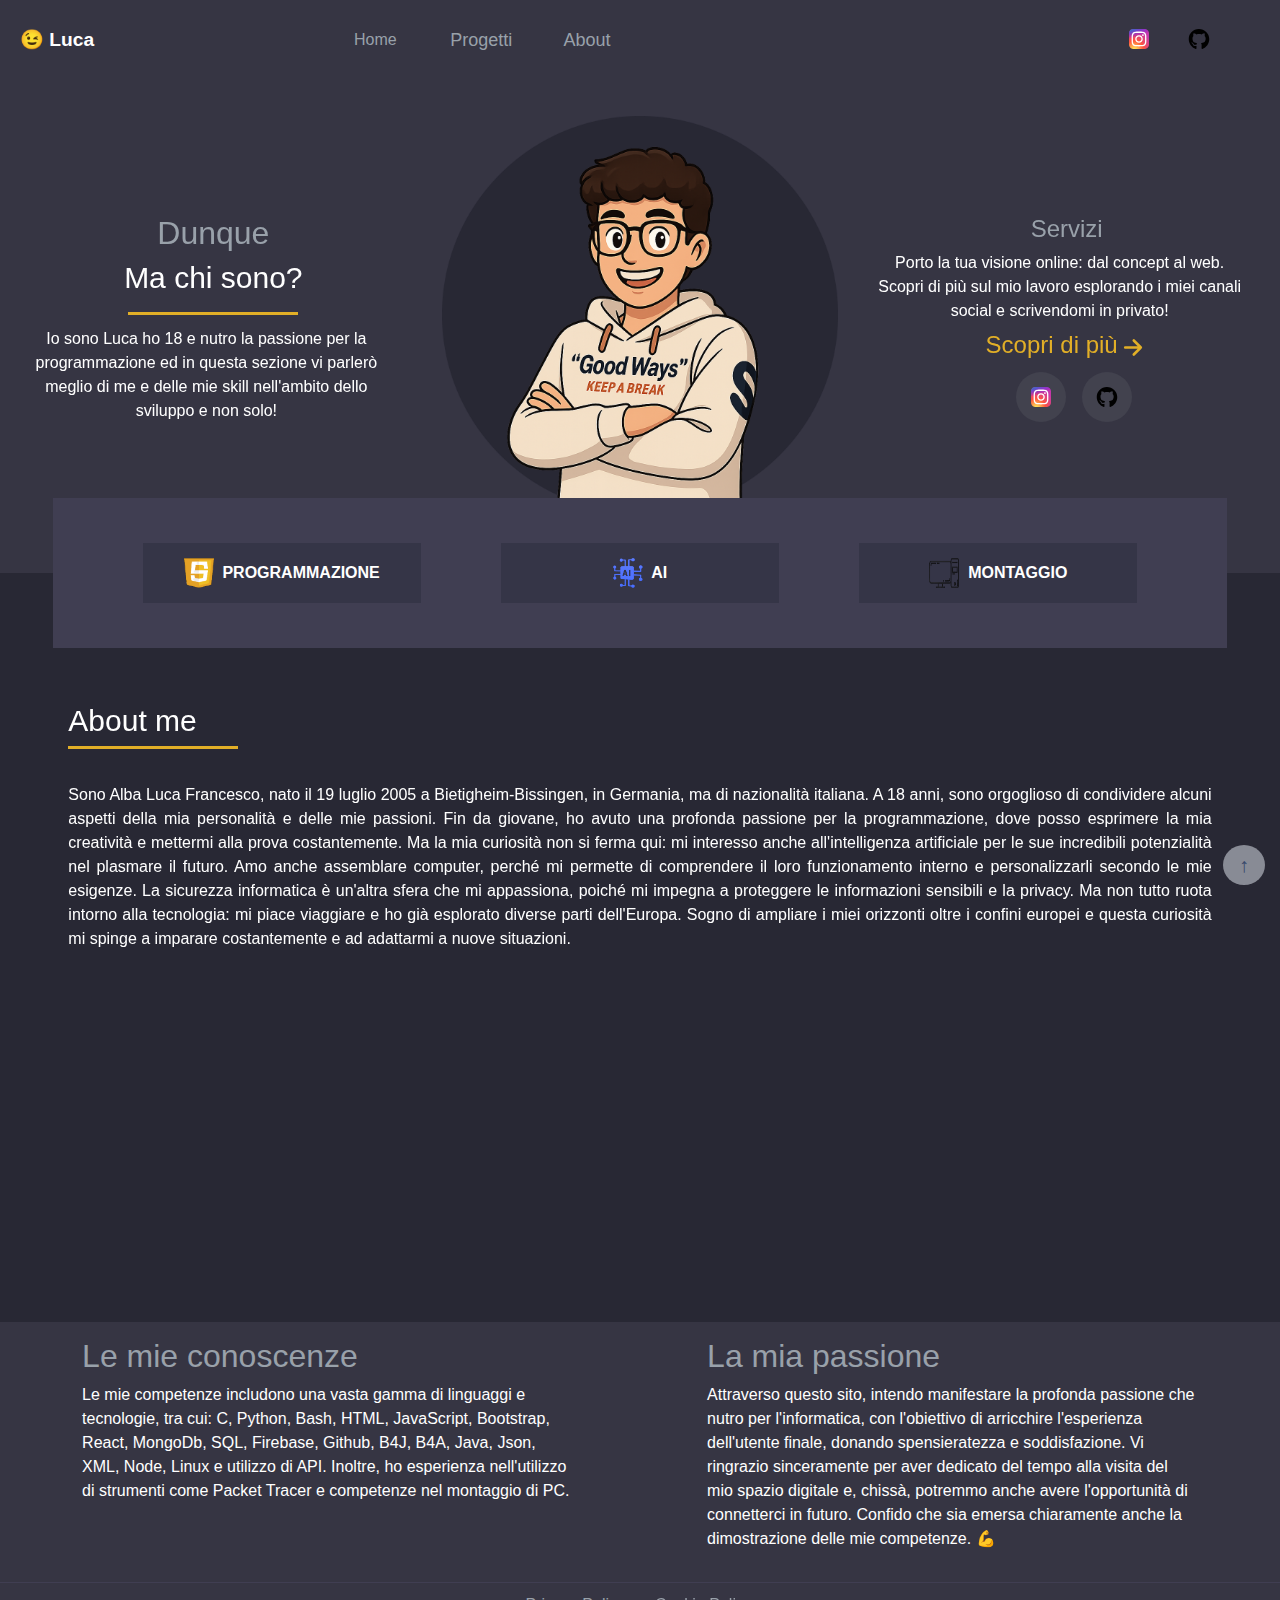
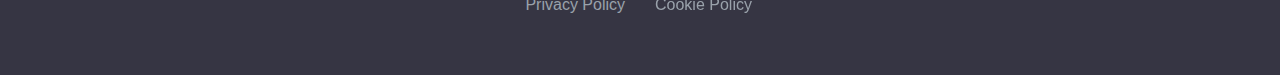
<file: about.html>
<!DOCTYPE html>
<html lang="it">
<head>
    <meta charset="UTF-8">
    <meta name="viewport" content="width=device-width, initial-scale=1.0">
    <meta
      name="description"
      content="Sono Alba Luca Francesco e ti invito a esplorare questo sito per scoprire tutto ciò 
      che riguarda la mia persona. Scoprirai i progetti che ho sviluppato e avrai l'opportunità 
      di conoscere meglio chi sono!"
    />

    <title>Alba Luca</title>

    <link rel="icon" href="./img/me.ico" />
    <link href="https://unpkg.com/aos@2.3.1/dist/aos.css" rel="stylesheet">
    <link rel='stylesheet' href='https://cdn.jsdelivr.net/npm/bootstrap@4.0.0/dist/css/bootstrap.min.css' integrity='sha384-Gn5384xqQ1aoWXA+058RXPxPg6fy4IWvTNh0E263XmFcJlSAwiGgFAW/dAiS6JXm' crossorigin='anonymous'>
    <link rel="stylesheet" href="./css/style.css">

</head>
<body onload="carica_impostazioni()">
    <div class="container-fluid">

        <!-- Inizio navbar -->
        <div class="row mia-navbar fixed-top">
            <div class="col-xl-3 col-lg-3 col-md-3 col-6 nome-text d-flex justify-content-start align-items-center">
                <a class="pointer" href="./index.html" style="color:white">😉 Luca</a>
            </div>

            <div class="col-xl-1 col-lg-1 col-md-2 d-flex justify-content-center align-items-center visible-pc" onclick="evidenzia(this)">
                <a class="pointer home-text" href="./index.html">Home</a>
            </div>

            <div class="col-xl-1 col-lg-1 col-md-2 d-flex justify-content-center align-items-center visible-pc" onclick="evidenzia(this)">
                <a class="pointer progetti-text" href="./progetti.html">Progetti</a>
            </div>

            <div class="col-xl-1 col-lg-1 col-md-2 d-flex justify-content-center align-items-center visible-pc" onclick="evidenzia(this)">
                <a class="pointer about-text" href="./about.html">About</a>
            </div>

            <div class="col-xl-5 col-lg-5 col-md-2 loghi d-flex justify-content-end align-items-center visible-pc">
                <a class="pointer" href="https://www.instagram.com/alba_luca_/" target="_blank"><svg xmlns="http://www.w3.org/2000/svg" xmlns:xlink="http://www.w3.org/1999/xlink" height="30" width="30" viewBox="-19.5036 -32.49725 169.0312 194.9835"><defs><radialGradient fy="578.088" fx="158.429" gradientTransform="matrix(0 -1.98198 1.8439 0 -1031.399 454.004)" gradientUnits="userSpaceOnUse" xlink:href="#a" r="65" cy="578.088" cx="158.429" id="c"/><radialGradient fy="473.455" fx="147.694" gradientTransform="matrix(.17394 .86872 -3.5818 .71718 1648.351 -458.493)" gradientUnits="userSpaceOnUse" xlink:href="#b" r="65" cy="473.455" cx="147.694" id="d"/><linearGradient id="b"><stop stop-color="#3771c8" offset="0"/><stop offset=".128" stop-color="#3771c8"/><stop stop-opacity="0" stop-color="#60f" offset="1"/></linearGradient><linearGradient id="a"><stop stop-color="#fd5" offset="0"/><stop stop-color="#fd5" offset=".1"/><stop stop-color="#ff543e" offset=".5"/><stop stop-color="#c837ab" offset="1"/></linearGradient></defs><path d="M65.033 0C37.891 0 29.953.028 28.41.156c-5.57.463-9.036 1.34-12.812 3.22-2.91 1.445-5.205 3.12-7.47 5.468-4.125 4.282-6.625 9.55-7.53 15.812-.44 3.04-.568 3.66-.594 19.188-.01 5.176 0 11.988 0 21.125 0 27.12.03 35.05.16 36.59.45 5.42 1.3 8.83 3.1 12.56 3.44 7.14 10.01 12.5 17.75 14.5 2.68.69 5.64 1.07 9.44 1.25 1.61.07 18.02.12 34.44.12 16.42 0 32.84-.02 34.41-.1 4.4-.207 6.955-.55 9.78-1.28a27.22 27.22 0 0017.75-14.53c1.765-3.64 2.66-7.18 3.065-12.317.088-1.12.125-18.977.125-36.81 0-17.836-.04-35.66-.128-36.78-.41-5.22-1.305-8.73-3.127-12.44-1.495-3.037-3.155-5.305-5.565-7.624-4.3-4.108-9.56-6.608-15.829-7.512C102.338.157 101.733.027 86.193 0z" fill="url(#c)"/><path d="M65.033 0C37.891 0 29.953.028 28.41.156c-5.57.463-9.036 1.34-12.812 3.22-2.91 1.445-5.205 3.12-7.47 5.468-4.125 4.282-6.625 9.55-7.53 15.812-.44 3.04-.568 3.66-.594 19.188-.01 5.176 0 11.988 0 21.125 0 27.12.03 35.05.16 36.59.45 5.42 1.3 8.83 3.1 12.56 3.44 7.14 10.01 12.5 17.75 14.5 2.68.69 5.64 1.07 9.44 1.25 1.61.07 18.02.12 34.44.12 16.42 0 32.84-.02 34.41-.1 4.4-.207 6.955-.55 9.78-1.28a27.22 27.22 0 0017.75-14.53c1.765-3.64 2.66-7.18 3.065-12.317.088-1.12.125-18.977.125-36.81 0-17.836-.04-35.66-.128-36.78-.41-5.22-1.305-8.73-3.127-12.44-1.495-3.037-3.155-5.305-5.565-7.624-4.3-4.108-9.56-6.608-15.829-7.512C102.338.157 101.733.027 86.193 0z" fill="url(#d)"/><path d="M65.003 17c-13.036 0-14.672.057-19.792.29-5.11.234-8.598 1.043-11.65 2.23-3.157 1.226-5.835 2.866-8.503 5.535-2.67 2.668-4.31 5.346-5.54 8.502-1.19 3.053-2 6.542-2.23 11.65C17.06 50.327 17 51.964 17 65s.058 14.667.29 19.787c.235 5.11 1.044 8.598 2.23 11.65 1.227 3.157 2.867 5.835 5.536 8.503 2.667 2.67 5.345 4.314 8.5 5.54 3.054 1.187 6.543 1.996 11.652 2.23 5.12.233 6.755.29 19.79.29 13.037 0 14.668-.057 19.788-.29 5.11-.234 8.602-1.043 11.656-2.23 3.156-1.226 5.83-2.87 8.497-5.54 2.67-2.668 4.31-5.346 5.54-8.502 1.18-3.053 1.99-6.542 2.23-11.65.23-5.12.29-6.752.29-19.788 0-13.036-.06-14.672-.29-19.792-.24-5.11-1.05-8.598-2.23-11.65-1.23-3.157-2.87-5.835-5.54-8.503-2.67-2.67-5.34-4.31-8.5-5.535-3.06-1.187-6.55-1.996-11.66-2.23-5.12-.233-6.75-.29-19.79-.29zm-4.306 8.65c1.278-.002 2.704 0 4.306 0 12.816 0 14.335.046 19.396.276 4.68.214 7.22.996 8.912 1.653 2.24.87 3.837 1.91 5.516 3.59 1.68 1.68 2.72 3.28 3.592 5.52.657 1.69 1.44 4.23 1.653 8.91.23 5.06.28 6.58.28 19.39s-.05 14.33-.28 19.39c-.214 4.68-.996 7.22-1.653 8.91-.87 2.24-1.912 3.835-3.592 5.514-1.68 1.68-3.275 2.72-5.516 3.59-1.69.66-4.232 1.44-8.912 1.654-5.06.23-6.58.28-19.396.28-12.817 0-14.336-.05-19.396-.28-4.68-.216-7.22-.998-8.913-1.655-2.24-.87-3.84-1.91-5.52-3.59-1.68-1.68-2.72-3.276-3.592-5.517-.657-1.69-1.44-4.23-1.653-8.91-.23-5.06-.276-6.58-.276-19.398s.046-14.33.276-19.39c.214-4.68.996-7.22 1.653-8.912.87-2.24 1.912-3.84 3.592-5.52 1.68-1.68 3.28-2.72 5.52-3.592 1.692-.66 4.233-1.44 8.913-1.655 4.428-.2 6.144-.26 15.09-.27zm29.928 7.97a5.76 5.76 0 105.76 5.758c0-3.18-2.58-5.76-5.76-5.76zm-25.622 6.73c-13.613 0-24.65 11.037-24.65 24.65 0 13.613 11.037 24.645 24.65 24.645C78.616 89.645 89.65 78.613 89.65 65S78.615 40.35 65.002 40.35zm0 8.65c8.836 0 16 7.163 16 16 0 8.836-7.164 16-16 16-8.837 0-16-7.164-16-16 0-8.837 7.163-16 16-16z" fill="#fff"/></svg></a>
            </div>

            <div class="col-xl-1 col-lg-1 col-md-1 loghi d-flex justify-content-start align-items-center visible-pc">
                <a class="pointer" href="https://github.com/lucx-albx" target="_blank"><svg xmlns="http://www.w3.org/2000/svg" height="30" width="30" viewBox="-74.4 -120.90175 644.8 725.4105"><path d="M165.9 389.4c0 2-2.3 3.6-5.2 3.6-3.3.3-5.6-1.3-5.6-3.6 0-2 2.3-3.6 5.2-3.6 3-.3 5.6 1.3 5.6 3.6zm-31.1-4.5c-.7 2 1.3 4.3 4.3 4.9 2.6 1 5.6 0 6.2-2 .6-2-1.3-4.3-4.3-5.2-2.6-.7-5.5.3-6.2 2.3zm44.2-1.7c-2.9.7-4.9 2.6-4.6 4.9.3 2 2.9 3.3 5.9 2.6 2.9-.7 4.9-2.6 4.6-4.6-.3-1.9-3-3.2-5.9-2.9zM244.8 0C106.1 0 0 105.3 0 244c0 110.9 69.8 205.8 169.5 239.2 12.8 2.3 17.3-5.6 17.3-12.1 0-6.2-.3-40.4-.3-61.4 0 0-70 15-84.7-29.8 0 0-11.4-29.1-27.8-36.6 0 0-22.9-15.7 1.6-15.4 0 0 24.9 2 38.6 25.8 21.9 38.6 58.6 27.5 72.9 20.9 2.3-16 8.8-27.1 16-33.7-55.9-6.2-112.3-14.3-112.3-110.5 0-27.5 7.6-41.3 23.6-58.9-2.6-6.5-11.1-33.3 2.6-67.9 20.9-6.5 69 27 69 27 20-5.6 41.5-8.5 62.8-8.5 21.3 0 42.8 2.9 62.8 8.5 0 0 48.1-33.6 69-27 13.7 34.7 5.2 61.4 2.6 67.9 16 17.7 25.8 31.5 25.8 58.9 0 96.5-58.9 104.2-114.8 110.5 9.2 7.9 17 22.9 17 46.4 0 33.7-.3 75.4-.3 83.6 0 6.5 4.6 14.4 17.3 12.1C428.2 449.8 496 354.9 496 244 496 105.3 383.5 0 244.8 0zM97.2 344.9c-1.3 1-1 3.3.7 5.2 1.6 1.6 3.9 2.3 5.2 1 1.3-1 1-3.3-.7-5.2-1.6-1.6-3.9-2.3-5.2-1zm-10.8-8.1c-.7 1.3.3 2.9 2.3 3.9 1.6 1 3.6.7 4.3-.7.7-1.3-.3-2.9-2.3-3.9-2-.6-3.6-.3-4.3.7zm32.4 35.6c-1.6 1.3-1 4.3 1.3 6.2 2.3 2.3 5.2 2.6 6.5 1 1.3-1.3.7-4.3-1.3-6.2-2.2-2.3-5.2-2.6-6.5-1zm-11.4-14.7c-1.6 1-1.6 3.6 0 5.9 1.6 2.3 4.3 3.3 5.6 2.3 1.6-1.3 1.6-3.9 0-6.2-1.4-2.3-4-3.3-5.6-2z"/></svg></a>
            </div>

            <div class="col-6 d-flex justify-content-end align-items-center visible-tel">
                <input type="checkbox" href="#" class="menu-open" name="menu-open" id="menu-open" onclick="apri_menu()">
                <label class="menu-open-button" for="menu-open">
                    <span class="lines line-1"></span>
                    <span class="lines line-2"></span>
                    <span class="lines line-3"></span>
                </label>
            </div>
        </div>

        <div class="row justify-content-center tipi-sezioni not-visible">
            <div class="col-12 d-flex justify-content-start"><a class="pointer ml-2" href="./index.html"><h5>Home</h5></a></div>
            <div class="col-12 d-flex justify-content-start"><a class="pointer ml-2" href="./progetti.html"><h5>Progetti</h5></a></div>
            <div class="col-12 d-flex justify-content-start"><a class="pointer ml-2" href="./about.html"><h5>About</h5></a></div>
            <div class="col-12 d-flex justify-content-start"><a class="pointer ml-2" href="https://www.instagram.com/alba_luca_/" target="_blank"><h5>Instagram</h5></a></div>
            <div class="col-12 d-flex justify-content-start"><a class="pointer ml-2" href="https://github.com/lucx-albx" target="_blank"><h5> Github</h5></a></div>
        </div>
        <!-- Fine navbar -->



        <!-- Inizio sotto navbar -->
        <div class="row sotto-navbar justify-content-center align-items-center">
            <div class="col-xl-4 col-lg-4 col-md-6 col-12 chi-sono order-0 mt-4" data-aos="fade-right">
                <div class="posiziona-verticale-centrale desc">
                    <h2 class="sotto-titolo">Dunque</h2>
                    <h1 class="title-name text-xl-center text-lg-center text-md-center">Ma chi sono?</h1>
                    <div class="yellow-line"></div>
                    <div class="col-12 testo text-xl-center text-lg-center text-md-center">
                        Io sono Luca ho 18 e nutro la passione per la programmazione ed in questa sezione 
                        vi parlerò meglio di me e delle mie skill nell'ambito dello sviluppo e non solo!
                    </div>
                </div>
            </div>

            <div class="col-xl-4 col-lg-4 col-md-12 col-12 d-flex justify-content-center align-items-center order-sm-3 order-xl-1 order-lg-1 order-md-2 order-sm-2 order-2 mt-3" data-aos="fade-down">
                <img src="./img/me.png" alt="Immagine di me" class="img-fluid immagine-me">
            </div>

            <div class="col-xl-4 col-lg-4 col-md-6 col-12 order-xl-2 order-lg-2 order-md-1 order-sm-1 order-1 mt-4" data-aos="fade-left">
                <div class="posiziona-verticale-centrale ser">
                    <h4 class="sotto-titolo">Servizi</h4>
                    <div class="col-12 testo text-xl-center text-lg-center text-md-center">
                        Porto la tua visione online: 
                        dal concept al web. Scopri di 
                        più sul mio lavoro esplorando 
                        i miei canali social e scrivendomi
                        in privato! 
                    </div>
                    <h4 class="more mt-2 d-flex justify-content-start align-items-center">Scopri di più <svg class="centra-freccia" height="25" width="30" stroke="currentColor" stroke-width="2.5" viewBox="0 0 24 24" fill="none" xmlns="http://www.w3.org/2000/svg"><path d="M4.5 12h15m0 0l-6.75-6.75M19.5 12l-6.75 6.75" stroke-linejoin="round" stroke-linecap="round"></path></svg></h4>
                    
                    <div class="container-more row mt-1">
                        <a class="social mr-3 pointer" href="https://www.instagram.com/alba_luca_/" target="_blank"><svg class="posizione" xmlns="http://www.w3.org/2000/svg" xmlns:xlink="http://www.w3.org/1999/xlink" height="30" width="30" viewBox="-19.5036 -32.49725 169.0312 194.9835"><defs><radialGradient fy="578.088" fx="158.429" gradientTransform="matrix(0 -1.98198 1.8439 0 -1031.399 454.004)" gradientUnits="userSpaceOnUse" xlink:href="#a" r="65" cy="578.088" cx="158.429" id="c"/><radialGradient fy="473.455" fx="147.694" gradientTransform="matrix(.17394 .86872 -3.5818 .71718 1648.351 -458.493)" gradientUnits="userSpaceOnUse" xlink:href="#b" r="65" cy="473.455" cx="147.694" id="d"/><linearGradient id="b"><stop stop-color="#3771c8" offset="0"/><stop offset=".128" stop-color="#3771c8"/><stop stop-opacity="0" stop-color="#60f" offset="1"/></linearGradient><linearGradient id="a"><stop stop-color="#fd5" offset="0"/><stop stop-color="#fd5" offset=".1"/><stop stop-color="#ff543e" offset=".5"/><stop stop-color="#c837ab" offset="1"/></linearGradient></defs><path d="M65.033 0C37.891 0 29.953.028 28.41.156c-5.57.463-9.036 1.34-12.812 3.22-2.91 1.445-5.205 3.12-7.47 5.468-4.125 4.282-6.625 9.55-7.53 15.812-.44 3.04-.568 3.66-.594 19.188-.01 5.176 0 11.988 0 21.125 0 27.12.03 35.05.16 36.59.45 5.42 1.3 8.83 3.1 12.56 3.44 7.14 10.01 12.5 17.75 14.5 2.68.69 5.64 1.07 9.44 1.25 1.61.07 18.02.12 34.44.12 16.42 0 32.84-.02 34.41-.1 4.4-.207 6.955-.55 9.78-1.28a27.22 27.22 0 0017.75-14.53c1.765-3.64 2.66-7.18 3.065-12.317.088-1.12.125-18.977.125-36.81 0-17.836-.04-35.66-.128-36.78-.41-5.22-1.305-8.73-3.127-12.44-1.495-3.037-3.155-5.305-5.565-7.624-4.3-4.108-9.56-6.608-15.829-7.512C102.338.157 101.733.027 86.193 0z" fill="url(#c)"/><path d="M65.033 0C37.891 0 29.953.028 28.41.156c-5.57.463-9.036 1.34-12.812 3.22-2.91 1.445-5.205 3.12-7.47 5.468-4.125 4.282-6.625 9.55-7.53 15.812-.44 3.04-.568 3.66-.594 19.188-.01 5.176 0 11.988 0 21.125 0 27.12.03 35.05.16 36.59.45 5.42 1.3 8.83 3.1 12.56 3.44 7.14 10.01 12.5 17.75 14.5 2.68.69 5.64 1.07 9.44 1.25 1.61.07 18.02.12 34.44.12 16.42 0 32.84-.02 34.41-.1 4.4-.207 6.955-.55 9.78-1.28a27.22 27.22 0 0017.75-14.53c1.765-3.64 2.66-7.18 3.065-12.317.088-1.12.125-18.977.125-36.81 0-17.836-.04-35.66-.128-36.78-.41-5.22-1.305-8.73-3.127-12.44-1.495-3.037-3.155-5.305-5.565-7.624-4.3-4.108-9.56-6.608-15.829-7.512C102.338.157 101.733.027 86.193 0z" fill="url(#d)"/><path d="M65.003 17c-13.036 0-14.672.057-19.792.29-5.11.234-8.598 1.043-11.65 2.23-3.157 1.226-5.835 2.866-8.503 5.535-2.67 2.668-4.31 5.346-5.54 8.502-1.19 3.053-2 6.542-2.23 11.65C17.06 50.327 17 51.964 17 65s.058 14.667.29 19.787c.235 5.11 1.044 8.598 2.23 11.65 1.227 3.157 2.867 5.835 5.536 8.503 2.667 2.67 5.345 4.314 8.5 5.54 3.054 1.187 6.543 1.996 11.652 2.23 5.12.233 6.755.29 19.79.29 13.037 0 14.668-.057 19.788-.29 5.11-.234 8.602-1.043 11.656-2.23 3.156-1.226 5.83-2.87 8.497-5.54 2.67-2.668 4.31-5.346 5.54-8.502 1.18-3.053 1.99-6.542 2.23-11.65.23-5.12.29-6.752.29-19.788 0-13.036-.06-14.672-.29-19.792-.24-5.11-1.05-8.598-2.23-11.65-1.23-3.157-2.87-5.835-5.54-8.503-2.67-2.67-5.34-4.31-8.5-5.535-3.06-1.187-6.55-1.996-11.66-2.23-5.12-.233-6.75-.29-19.79-.29zm-4.306 8.65c1.278-.002 2.704 0 4.306 0 12.816 0 14.335.046 19.396.276 4.68.214 7.22.996 8.912 1.653 2.24.87 3.837 1.91 5.516 3.59 1.68 1.68 2.72 3.28 3.592 5.52.657 1.69 1.44 4.23 1.653 8.91.23 5.06.28 6.58.28 19.39s-.05 14.33-.28 19.39c-.214 4.68-.996 7.22-1.653 8.91-.87 2.24-1.912 3.835-3.592 5.514-1.68 1.68-3.275 2.72-5.516 3.59-1.69.66-4.232 1.44-8.912 1.654-5.06.23-6.58.28-19.396.28-12.817 0-14.336-.05-19.396-.28-4.68-.216-7.22-.998-8.913-1.655-2.24-.87-3.84-1.91-5.52-3.59-1.68-1.68-2.72-3.276-3.592-5.517-.657-1.69-1.44-4.23-1.653-8.91-.23-5.06-.276-6.58-.276-19.398s.046-14.33.276-19.39c.214-4.68.996-7.22 1.653-8.912.87-2.24 1.912-3.84 3.592-5.52 1.68-1.68 3.28-2.72 5.52-3.592 1.692-.66 4.233-1.44 8.913-1.655 4.428-.2 6.144-.26 15.09-.27zm29.928 7.97a5.76 5.76 0 105.76 5.758c0-3.18-2.58-5.76-5.76-5.76zm-25.622 6.73c-13.613 0-24.65 11.037-24.65 24.65 0 13.613 11.037 24.645 24.65 24.645C78.616 89.645 89.65 78.613 89.65 65S78.615 40.35 65.002 40.35zm0 8.65c8.836 0 16 7.163 16 16 0 8.836-7.164 16-16 16-8.837 0-16-7.164-16-16 0-8.837 7.163-16 16-16z" fill="#fff"/></svg></a>
                        <a class="social pointer" href="https://github.com/lucx-albx" target="_blank"><svg class="posizione" xmlns="http://www.w3.org/2000/svg" height="30" width="30" viewBox="-74.4 -120.90175 644.8 725.4105"><path d="M165.9 389.4c0 2-2.3 3.6-5.2 3.6-3.3.3-5.6-1.3-5.6-3.6 0-2 2.3-3.6 5.2-3.6 3-.3 5.6 1.3 5.6 3.6zm-31.1-4.5c-.7 2 1.3 4.3 4.3 4.9 2.6 1 5.6 0 6.2-2 .6-2-1.3-4.3-4.3-5.2-2.6-.7-5.5.3-6.2 2.3zm44.2-1.7c-2.9.7-4.9 2.6-4.6 4.9.3 2 2.9 3.3 5.9 2.6 2.9-.7 4.9-2.6 4.6-4.6-.3-1.9-3-3.2-5.9-2.9zM244.8 0C106.1 0 0 105.3 0 244c0 110.9 69.8 205.8 169.5 239.2 12.8 2.3 17.3-5.6 17.3-12.1 0-6.2-.3-40.4-.3-61.4 0 0-70 15-84.7-29.8 0 0-11.4-29.1-27.8-36.6 0 0-22.9-15.7 1.6-15.4 0 0 24.9 2 38.6 25.8 21.9 38.6 58.6 27.5 72.9 20.9 2.3-16 8.8-27.1 16-33.7-55.9-6.2-112.3-14.3-112.3-110.5 0-27.5 7.6-41.3 23.6-58.9-2.6-6.5-11.1-33.3 2.6-67.9 20.9-6.5 69 27 69 27 20-5.6 41.5-8.5 62.8-8.5 21.3 0 42.8 2.9 62.8 8.5 0 0 48.1-33.6 69-27 13.7 34.7 5.2 61.4 2.6 67.9 16 17.7 25.8 31.5 25.8 58.9 0 96.5-58.9 104.2-114.8 110.5 9.2 7.9 17 22.9 17 46.4 0 33.7-.3 75.4-.3 83.6 0 6.5 4.6 14.4 17.3 12.1C428.2 449.8 496 354.9 496 244 496 105.3 383.5 0 244.8 0zM97.2 344.9c-1.3 1-1 3.3.7 5.2 1.6 1.6 3.9 2.3 5.2 1 1.3-1 1-3.3-.7-5.2-1.6-1.6-3.9-2.3-5.2-1zm-10.8-8.1c-.7 1.3.3 2.9 2.3 3.9 1.6 1 3.6.7 4.3-.7.7-1.3-.3-2.9-2.3-3.9-2-.6-3.6-.3-4.3.7zm32.4 35.6c-1.6 1.3-1 4.3 1.3 6.2 2.3 2.3 5.2 2.6 6.5 1 1.3-1.3.7-4.3-1.3-6.2-2.2-2.3-5.2-2.6-6.5-1zm-11.4-14.7c-1.6 1-1.6 3.6 0 5.9 1.6 2.3 4.3 3.3 5.6 2.3 1.6-1.3 1.6-3.9 0-6.2-1.4-2.3-4-3.3-5.6-2z"/></svg></a>
                    </div>

                </div>
            </div>
        </div>
        <!-- Fine sotto navbar -->



        <!-- Inizio blocco skill princiapli -->
        <div class="row justify-content-center" data-aos="fade-up">
            <div class="col-11 blocco-skill-principali">
                <div class="row justify-content-center container-blocchi">
                    <div class="col-3 d-flex justify-content-center align-items-center blocchi-skill">
                        <img src="./img/javascript_logo.png" height="30" width="30" alt="html logo"><strong class="solo-loghi">&nbsp PROGRAMMAZIONE</strong>
                    </div>

                    <div class="col-3 d-flex justify-content-center align-items-center blocchi-skill">
                        <img src="./img/Ai_Logo.png" height="30" width="30" alt="html logo"><strong class="solo-loghi">&nbsp AI</strong>
                    </div>

                    <div class="col-3 d-flex justify-content-center align-items-center blocchi-skill">
                        <img src="./img/Montaggio_Logo.png" height="30" width="30" alt="html logo"><strong class="solo-loghi">&nbsp MONTAGGIO</strong>
                    </div>
                </div>
            </div>
        </div>
        <!-- Fine blocco skill princiapli -->



        <!-- Inizio body sito -->
        <div class="row justify-content-center mt-6 contenitore-about">
            <div class="col-11">
                <div class="row">
                    <div class="col-12">
                        <h2 class="title-name" data-aos-offset="100" data-aos="fade-down-right">About me</h2> 
                        <div class="yellow-line leave-margin" data-aos-offset="50" data-aos="fade-down-right"></div>

                        <p data-aos-offset="10" data-aos="fade-right" class="mia-descrizione">
                            Sono Alba Luca Francesco, nato il 19 luglio 2005 a Bietigheim-Bissingen, in Germania, ma 
                            di nazionalità italiana. A 18 anni, sono orgoglioso di condividere alcuni aspetti 
                            della mia personalità e delle mie passioni. Fin da giovane, ho avuto una profonda passione per 
                            la programmazione, dove posso esprimere la mia creatività e mettermi alla prova costantemente. 
                            Ma la mia curiosità non si ferma qui: mi interesso anche all'intelligenza artificiale per le sue 
                            incredibili potenzialità nel plasmare il futuro. Amo anche assemblare computer, perché mi permette 
                            di comprendere il loro funzionamento interno e personalizzarli secondo le mie esigenze. La sicurezza 
                            informatica è un'altra sfera che mi appassiona, poiché mi impegna a proteggere le informazioni sensibili 
                            e la privacy. Ma non tutto ruota intorno alla tecnologia: mi piace viaggiare e ho già esplorato diverse 
                            parti dell'Europa. Sogno di ampliare i miei orizzonti oltre i confini europei e questa curiosità mi spinge 
                            a imparare costantemente e ad adattarmi a nuove situazioni.
                        </p>
                    </div>

                    <!-- <div class="col-xl-3 col-lg-4 col-md-4 col-12 mt-3" data-aos-offset="100" data-aos="zoom-in">
                        <img src="./img/Me_sfondo.png" alt="Immagine di me con sfondo" class="img-thumbnail">
                    </div> -->

                    <div class="col-12 mt-3" id="animazionePercentuale" data-aos="fade-right" data-aos-offset="100" data-aos-easing="ease-in-sine">
                        <div class="row">
                            <div class="col-12">
                                <h2 class="title-name" data-aos-offset="100" data-aos="fade-down-right">Skills principali</h2> 
                            </div>

                            <div class="col-12">
                                <div class="row">

                                    
                                    <div class="col-xl-6 col-lg-6 col-md-6 col-12 mt-3">
                                        <div class="percentuale-frame">
                                            <div class="row">
                                                <div class="col-6 d-flex justify-content-start">
                                                    <strong>HTML</strong> 
                                                </div>
                        
                                                <div class="col-6 d-flex justify-content-end">
                                                    <strong>100%</strong> 
                                                </div>
                                            </div>
                                            <div class="barra"></div>
                                            <div class="completamento1"></div>
                                        </div>
                                    </div>

                                    <div class="col-xl-6 col-lg-6 col-md-6 col-12 mt-3">
                                        <div class="percentuale-frame">
                                            <div class="row">
                                                <div class="col-6 d-flex justify-content-start">
                                                    <strong>PYTHON</strong> 
                                                </div>
                        
                                                <div class="col-6 d-flex justify-content-end">
                                                    <strong>100%</strong> 
                                                </div>
                                            </div>
                                            <div class="barra"></div>
                                            <div class="completamento5"></div>
                                        </div>
                                    </div>

                                    <div class="col-xl-6 col-lg-6 col-md-6 col-12 mt-3">
                                        <div class="percentuale-frame">
                                            <div class="row">
                                                <div class="col-6 d-flex justify-content-start">
                                                    <strong>REACT</strong> 
                                                </div>
                        
                                                <div class="col-6 d-flex justify-content-end">
                                                    <strong>90%</strong> 
                                                </div>
                                            </div>
                                            <div class="barra"></div>
                                            <div class="completamento4"></div>
                                        </div>
                                    </div>

                                    <div class="col-xl-6 col-lg-6 col-md-6 col-12 mt-3">
                                        <div class="percentuale-frame">
                                            <div class="row">
                                                <div class="col-6 d-flex justify-content-start">
                                                    <strong>JAVASCRIPT</strong> 
                                                </div>
                        
                                                <div class="col-6 d-flex justify-content-end">
                                                    <strong>90%</strong> 
                                                </div>
                                            </div>
                                            <div class="barra"></div>
                                            <div class="completamento3"></div>
                                        </div>
                                    </div>

                                    <div class="col-xl-6 col-lg-6 col-md-6 col-12 mt-3">
                                        <div class="percentuale-frame">
                                            <div class="row">
                                                <div class="col-6 d-flex justify-content-start">
                                                    <strong>SQL</strong> 
                                                </div>
                        
                                                <div class="col-6 d-flex justify-content-end">
                                                    <strong>90%</strong> 
                                                </div>
                                            </div>
                                            <div class="barra"></div>
                                            <div class="completamento8"></div>
                                        </div>
                                    </div>

                                    <div class="col-xl-6 col-lg-6 col-md-6 col-12 mt-3">
                                        <div class="percentuale-frame">
                                            <div class="row">
                                                <div class="col-6 d-flex justify-content-start">
                                                    <strong>CSS</strong> 
                                                </div>
                        
                                                <div class="col-6 d-flex justify-content-end">
                                                    <strong>80%</strong> 
                                                </div>
                                            </div>
                                            <div class="barra"></div>
                                            <div class="completamento2"></div>
                                        </div>
                                    </div>

                                    <div class="col-xl-6 col-lg-6 col-md-6 col-12 mt-3">
                                        <div class="percentuale-frame">
                                            <div class="row">
                                                <div class="col-6 d-flex justify-content-start">
                                                    <strong>PHP</strong> 
                                                </div>
                        
                                                <div class="col-6 d-flex justify-content-end">
                                                    <strong>80%</strong> 
                                                </div>
                                            </div>
                                            <div class="barra"></div>
                                            <div class="completamento10"></div>
                                        </div>
                                    </div>

                                    <div class="col-xl-6 col-lg-6 col-md-6 col-12 mt-3">
                                        <div class="percentuale-frame">
                                            <div class="row">
                                                <div class="col-6 d-flex justify-content-start">
                                                    <strong>BASH</strong> 
                                                </div>
                        
                                                <div class="col-6 d-flex justify-content-end">
                                                    <strong>70%</strong> 
                                                </div>
                                            </div>
                                            <div class="barra"></div>
                                            <div class="completamento7"></div>
                                        </div>
                                    </div>

                                    <div class="col-xl-6 col-lg-6 col-md-6 col-12 mt-3">
                                        <div class="percentuale-frame">
                                            <div class="row">
                                                <div class="col-6 d-flex justify-content-start">
                                                    <strong>C</strong> 
                                                </div>
                        
                                                <div class="col-6 d-flex justify-content-end">
                                                    <strong>60%</strong> 
                                                </div>
                                            </div>
                                            <div class="barra"></div>
                                            <div class="completamento6"></div>
                                        </div>
                                    </div>

                                    <div class="col-xl-6 col-lg-6 col-md-6 col-12 mt-3">
                                        <div class="percentuale-frame">
                                            <div class="row">
                                                <div class="col-6 d-flex justify-content-start">
                                                    <strong>FIREBASE</strong> 
                                                </div>
                        
                                                <div class="col-6 d-flex justify-content-end">
                                                    <strong>55%</strong> 
                                                </div>
                                            </div>
                                            <div class="barra"></div>
                                            <div class="completamento9"></div>
                                        </div>
                                    </div>

                                </div>
                            </div>
                        </div>
                    </div>

                </div>
                
            </div>

        </div>
        <!-- Fine body sito -->



        <!-- INIZIO BOTTONE SCROLLA SU -->
        <div id="scrollToTopBtn" onclick="scrollToTop()">&#8593;</div>
        <!-- FINE BOTTONE SCROLLA SU -->



        <!-- Inizio footer -->
        <div class="row justify-content-around contenitore-mio-footer mt-6">
            <div class="col-xl-5 col-lg-5 col-md-5 col-11 d-flex justify-content-center">
                <div>
                    <h2 class="sotto-titolo">Le mie conoscenze</h2>
                    <p>
                        Le mie competenze includono una vasta gamma di linguaggi e tecnologie, 
                        tra cui: C, Python, Bash, HTML, JavaScript, Bootstrap, React, MongoDb, SQL, Firebase,
                        Github, B4J, B4A, Java, Json, XML, Node, Linux e utilizzo di API. Inoltre, ho esperienza nell'utilizzo 
                        di strumenti come Packet Tracer e competenze nel montaggio di PC.
                    </p>
                </div>
            </div>

            <div class="col-xl-5 col-lg-5 col-md-5 col-11 d-flex justify-content-center">
                <div>
                    <h2 class="sotto-titolo">La mia passione</h2>
                    <p>
                        Attraverso questo sito, intendo manifestare la profonda passione che nutro
                         per l'informatica, con l'obiettivo di arricchire l'esperienza dell'utente 
                         finale, donando spensieratezza e soddisfazione. Vi ringrazio sinceramente
                          per aver dedicato del tempo alla visita del mio spazio digitale e, chissà, 
                          potremmo anche avere l'opportunità di connetterci in futuro. Confido che 
                          sia emersa chiaramente anche la dimostrazione delle mie competenze. 💪
                    </p>
                </div>
            </div>
        </div>

        <div class="row justify-content-center crediti-finali">
            <div class="col-6 d-flex justify-content-end">
                <a href="https://www.iubenda.com/privacy-policy/38123905" class="iubenda-white iubenda-noiframe iubenda-embed iubenda-noiframe " title="Privacy Policy ">Privacy Policy</a><script type="text/javascript">(function (w,d) {var loader = function () {var s = d.createElement("script"), tag = d.getElementsByTagName("script")[0]; s.src="https://cdn.iubenda.com/iubenda.js"; tag.parentNode.insertBefore(s,tag);}; if(w.addEventListener){w.addEventListener("load", loader, false);}else if(w.attachEvent){w.attachEvent("onload", loader);}else{w.onload = loader;}})(window, document);</script>
            </div>
            
            <div class="col-6 d-flex justify-content-start">
                <a href="https://www.iubenda.com/privacy-policy/38123905/cookie-policy" class="iubenda-white iubenda-noiframe iubenda-embed iubenda-noiframe " title="Cookie Policy ">Cookie Policy</a><script type="text/javascript">(function (w,d) {var loader = function () {var s = d.createElement("script"), tag = d.getElementsByTagName("script")[0]; s.src="https://cdn.iubenda.com/iubenda.js"; tag.parentNode.insertBefore(s,tag);}; if(w.addEventListener){w.addEventListener("load", loader, false);}else if(w.attachEvent){w.attachEvent("onload", loader);}else{w.onload = loader;}})(window, document);</script>
            </div>
        </div>
        <!-- Fine footer -->

    </div>

    <script src="./script/index.js"></script>
    <script src="https://unpkg.com/aos@2.3.1/dist/aos.js"></script>
    <script src='https://code.jquery.com/jquery-3.2.1.slim.min.js' integrity='sha384-KJ3o2DKtIkvYIK3UENzmM7KCkRr/rE9/Qpg6aAZGJwFDMVNA/GpGFF93hXpG5KkN' crossorigin='anonymous'></script>
    <script src='https://cdn.jsdelivr.net/npm/popper.js@1.12.9/dist/umd/popper.min.js' integrity='sha384-ApNbgh9B+Y1QKtv3Rn7W3mgPxhU9K/ScQsAP7hUibX39j7fakFPskvXusvfa0b4Q' crossorigin='anonymous'></script>
    <script src='https://cdn.jsdelivr.net/npm/bootstrap@4.0.0/dist/js/bootstrap.min.js' integrity='sha384-JZR6Spejh4U02d8jOt6vLEHfe/JQGiRRSQQxSfFWpi1MquVdAyjUar5+76PVCmYl' crossorigin='anonymous'></script> 
    <script type="text/javascript">
        var _iub = _iub || [];
        _iub.csConfiguration = {"applyGdprForCH":false,"askConsentAtCookiePolicyUpdate":true,"enableFadp":true,"enableGdpr":false,"fadpApplies":true,"floatingPreferencesButtonColor":"#FDFDFD00","floatingPreferencesButtonDisplay":"bottom-left","preferenceCookie":{"expireAfter":180},"siteId":3682433,"usPreferencesWidgetDisplay":"anchored-bottom-right","whitelabel":false,"cookiePolicyId":38123905,"lang":"it", "banner":{ "acceptButtonCaptionColor":"#FFFFFF","acceptButtonColor":"#0073CE","acceptButtonDisplay":true,"backgroundColor":"#FFFFFF","backgroundOverlay":true,"closeButtonDisplay":false,"customizeButtonCaptionColor":"#4D4D4D","customizeButtonColor":"#DADADA","customizeButtonDisplay":true,"listPurposes":true,"position":"bottom","rejectButtonCaptionColor":"#FFFFFF","rejectButtonColor":"#0073CE","rejectButtonDisplay":true,"showTitle":false,"showTotalNumberOfProviders":true,"textColor":"#000000" }};
        </script>
        <script type="text/javascript" src="https://cs.iubenda.com/autoblocking/3682433.js"></script>
    <script type="text/javascript" src="//cdn.iubenda.com/cs/iubenda_cs.js" charset="UTF-8" async></script>
</body>
</html>
</file>
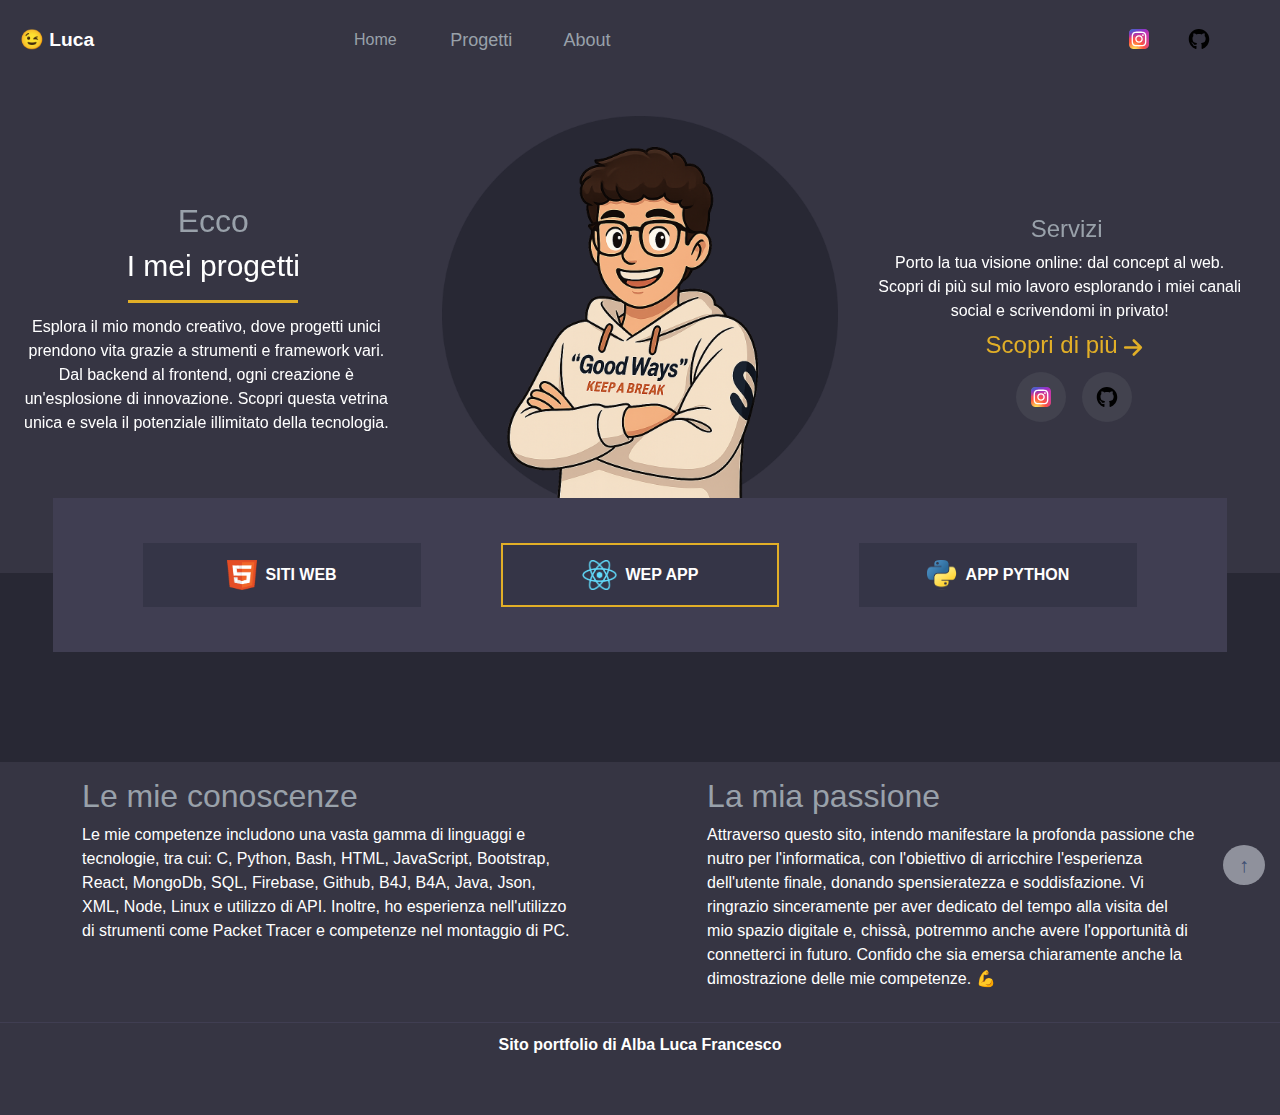
<file: progetti.html>
<!DOCTYPE html>
<html lang="it">
<head>
    <meta charset="UTF-8">
    <meta name="viewport" content="width=device-width, initial-scale=1.0">
    <meta
      name="description"
      content="Sono Alba Luca Francesco e ti invito a esplorare questo sito per scoprire tutto ciò 
      che riguarda la mia persona. Scoprirai i progetti che ho sviluppato e avrai l'opportunità 
      di conoscere meglio chi sono!"
    />

    <title>Alba Luca</title>

    <link rel="icon" href="./img/me.ico" />
    <link href="https://unpkg.com/aos@2.3.1/dist/aos.css" rel="stylesheet">
    <link rel='stylesheet' href='https://cdn.jsdelivr.net/npm/bootstrap@4.0.0/dist/css/bootstrap.min.css' integrity='sha384-Gn5384xqQ1aoWXA+058RXPxPg6fy4IWvTNh0E263XmFcJlSAwiGgFAW/dAiS6JXm' crossorigin='anonymous'>
    <link rel="stylesheet" href="./css/style.css">

</head>
<body onload="carica_impostazioni()">
    <div class="container-fluid">

        <!-- Inizio navbar -->
        <div class="row mia-navbar fixed-top">
            <div class="col-xl-3 col-lg-3 col-md-3 col-6 nome-text d-flex justify-content-start align-items-center">
                <a class="pointer" href="./index.html" style="color:white">😉 Luca</a>
            </div>

            <div class="col-xl-1 col-lg-1 col-md-2 d-flex justify-content-center align-items-center visible-pc" onclick="evidenzia(this)">
                <a class="pointer home-text" href="./index.html">Home</a>
            </div>

            <div class="col-xl-1 col-lg-1 col-md-2 d-flex justify-content-center align-items-center visible-pc" onclick="evidenzia(this)">
                <a class="pointer progetti-text" href="./progetti.html">Progetti</a>
            </div>

            <div class="col-xl-1 col-lg-1 col-md-2 d-flex justify-content-center align-items-center visible-pc" onclick="evidenzia(this)">
                <a class="pointer about-text" href="./about.html">About</a>
            </div>

            <div class="col-xl-5 col-lg-5 col-md-2 loghi d-flex justify-content-end align-items-center visible-pc">
                <a class="pointer" href="https://www.instagram.com/alba_luca_/" target="_blank"><svg xmlns="http://www.w3.org/2000/svg" xmlns:xlink="http://www.w3.org/1999/xlink" height="30" width="30" viewBox="-19.5036 -32.49725 169.0312 194.9835"><defs><radialGradient fy="578.088" fx="158.429" gradientTransform="matrix(0 -1.98198 1.8439 0 -1031.399 454.004)" gradientUnits="userSpaceOnUse" xlink:href="#a" r="65" cy="578.088" cx="158.429" id="c"/><radialGradient fy="473.455" fx="147.694" gradientTransform="matrix(.17394 .86872 -3.5818 .71718 1648.351 -458.493)" gradientUnits="userSpaceOnUse" xlink:href="#b" r="65" cy="473.455" cx="147.694" id="d"/><linearGradient id="b"><stop stop-color="#3771c8" offset="0"/><stop offset=".128" stop-color="#3771c8"/><stop stop-opacity="0" stop-color="#60f" offset="1"/></linearGradient><linearGradient id="a"><stop stop-color="#fd5" offset="0"/><stop stop-color="#fd5" offset=".1"/><stop stop-color="#ff543e" offset=".5"/><stop stop-color="#c837ab" offset="1"/></linearGradient></defs><path d="M65.033 0C37.891 0 29.953.028 28.41.156c-5.57.463-9.036 1.34-12.812 3.22-2.91 1.445-5.205 3.12-7.47 5.468-4.125 4.282-6.625 9.55-7.53 15.812-.44 3.04-.568 3.66-.594 19.188-.01 5.176 0 11.988 0 21.125 0 27.12.03 35.05.16 36.59.45 5.42 1.3 8.83 3.1 12.56 3.44 7.14 10.01 12.5 17.75 14.5 2.68.69 5.64 1.07 9.44 1.25 1.61.07 18.02.12 34.44.12 16.42 0 32.84-.02 34.41-.1 4.4-.207 6.955-.55 9.78-1.28a27.22 27.22 0 0017.75-14.53c1.765-3.64 2.66-7.18 3.065-12.317.088-1.12.125-18.977.125-36.81 0-17.836-.04-35.66-.128-36.78-.41-5.22-1.305-8.73-3.127-12.44-1.495-3.037-3.155-5.305-5.565-7.624-4.3-4.108-9.56-6.608-15.829-7.512C102.338.157 101.733.027 86.193 0z" fill="url(#c)"/><path d="M65.033 0C37.891 0 29.953.028 28.41.156c-5.57.463-9.036 1.34-12.812 3.22-2.91 1.445-5.205 3.12-7.47 5.468-4.125 4.282-6.625 9.55-7.53 15.812-.44 3.04-.568 3.66-.594 19.188-.01 5.176 0 11.988 0 21.125 0 27.12.03 35.05.16 36.59.45 5.42 1.3 8.83 3.1 12.56 3.44 7.14 10.01 12.5 17.75 14.5 2.68.69 5.64 1.07 9.44 1.25 1.61.07 18.02.12 34.44.12 16.42 0 32.84-.02 34.41-.1 4.4-.207 6.955-.55 9.78-1.28a27.22 27.22 0 0017.75-14.53c1.765-3.64 2.66-7.18 3.065-12.317.088-1.12.125-18.977.125-36.81 0-17.836-.04-35.66-.128-36.78-.41-5.22-1.305-8.73-3.127-12.44-1.495-3.037-3.155-5.305-5.565-7.624-4.3-4.108-9.56-6.608-15.829-7.512C102.338.157 101.733.027 86.193 0z" fill="url(#d)"/><path d="M65.003 17c-13.036 0-14.672.057-19.792.29-5.11.234-8.598 1.043-11.65 2.23-3.157 1.226-5.835 2.866-8.503 5.535-2.67 2.668-4.31 5.346-5.54 8.502-1.19 3.053-2 6.542-2.23 11.65C17.06 50.327 17 51.964 17 65s.058 14.667.29 19.787c.235 5.11 1.044 8.598 2.23 11.65 1.227 3.157 2.867 5.835 5.536 8.503 2.667 2.67 5.345 4.314 8.5 5.54 3.054 1.187 6.543 1.996 11.652 2.23 5.12.233 6.755.29 19.79.29 13.037 0 14.668-.057 19.788-.29 5.11-.234 8.602-1.043 11.656-2.23 3.156-1.226 5.83-2.87 8.497-5.54 2.67-2.668 4.31-5.346 5.54-8.502 1.18-3.053 1.99-6.542 2.23-11.65.23-5.12.29-6.752.29-19.788 0-13.036-.06-14.672-.29-19.792-.24-5.11-1.05-8.598-2.23-11.65-1.23-3.157-2.87-5.835-5.54-8.503-2.67-2.67-5.34-4.31-8.5-5.535-3.06-1.187-6.55-1.996-11.66-2.23-5.12-.233-6.75-.29-19.79-.29zm-4.306 8.65c1.278-.002 2.704 0 4.306 0 12.816 0 14.335.046 19.396.276 4.68.214 7.22.996 8.912 1.653 2.24.87 3.837 1.91 5.516 3.59 1.68 1.68 2.72 3.28 3.592 5.52.657 1.69 1.44 4.23 1.653 8.91.23 5.06.28 6.58.28 19.39s-.05 14.33-.28 19.39c-.214 4.68-.996 7.22-1.653 8.91-.87 2.24-1.912 3.835-3.592 5.514-1.68 1.68-3.275 2.72-5.516 3.59-1.69.66-4.232 1.44-8.912 1.654-5.06.23-6.58.28-19.396.28-12.817 0-14.336-.05-19.396-.28-4.68-.216-7.22-.998-8.913-1.655-2.24-.87-3.84-1.91-5.52-3.59-1.68-1.68-2.72-3.276-3.592-5.517-.657-1.69-1.44-4.23-1.653-8.91-.23-5.06-.276-6.58-.276-19.398s.046-14.33.276-19.39c.214-4.68.996-7.22 1.653-8.912.87-2.24 1.912-3.84 3.592-5.52 1.68-1.68 3.28-2.72 5.52-3.592 1.692-.66 4.233-1.44 8.913-1.655 4.428-.2 6.144-.26 15.09-.27zm29.928 7.97a5.76 5.76 0 105.76 5.758c0-3.18-2.58-5.76-5.76-5.76zm-25.622 6.73c-13.613 0-24.65 11.037-24.65 24.65 0 13.613 11.037 24.645 24.65 24.645C78.616 89.645 89.65 78.613 89.65 65S78.615 40.35 65.002 40.35zm0 8.65c8.836 0 16 7.163 16 16 0 8.836-7.164 16-16 16-8.837 0-16-7.164-16-16 0-8.837 7.163-16 16-16z" fill="#fff"/></svg></a>
            </div>

            <div class="col-xl-1 col-lg-1 col-md-1 loghi d-flex justify-content-start align-items-center visible-pc">
                <a class="pointer" href="https://github.com/lucx-albx" target="_blank"><svg xmlns="http://www.w3.org/2000/svg" height="30" width="30" viewBox="-74.4 -120.90175 644.8 725.4105"><path d="M165.9 389.4c0 2-2.3 3.6-5.2 3.6-3.3.3-5.6-1.3-5.6-3.6 0-2 2.3-3.6 5.2-3.6 3-.3 5.6 1.3 5.6 3.6zm-31.1-4.5c-.7 2 1.3 4.3 4.3 4.9 2.6 1 5.6 0 6.2-2 .6-2-1.3-4.3-4.3-5.2-2.6-.7-5.5.3-6.2 2.3zm44.2-1.7c-2.9.7-4.9 2.6-4.6 4.9.3 2 2.9 3.3 5.9 2.6 2.9-.7 4.9-2.6 4.6-4.6-.3-1.9-3-3.2-5.9-2.9zM244.8 0C106.1 0 0 105.3 0 244c0 110.9 69.8 205.8 169.5 239.2 12.8 2.3 17.3-5.6 17.3-12.1 0-6.2-.3-40.4-.3-61.4 0 0-70 15-84.7-29.8 0 0-11.4-29.1-27.8-36.6 0 0-22.9-15.7 1.6-15.4 0 0 24.9 2 38.6 25.8 21.9 38.6 58.6 27.5 72.9 20.9 2.3-16 8.8-27.1 16-33.7-55.9-6.2-112.3-14.3-112.3-110.5 0-27.5 7.6-41.3 23.6-58.9-2.6-6.5-11.1-33.3 2.6-67.9 20.9-6.5 69 27 69 27 20-5.6 41.5-8.5 62.8-8.5 21.3 0 42.8 2.9 62.8 8.5 0 0 48.1-33.6 69-27 13.7 34.7 5.2 61.4 2.6 67.9 16 17.7 25.8 31.5 25.8 58.9 0 96.5-58.9 104.2-114.8 110.5 9.2 7.9 17 22.9 17 46.4 0 33.7-.3 75.4-.3 83.6 0 6.5 4.6 14.4 17.3 12.1C428.2 449.8 496 354.9 496 244 496 105.3 383.5 0 244.8 0zM97.2 344.9c-1.3 1-1 3.3.7 5.2 1.6 1.6 3.9 2.3 5.2 1 1.3-1 1-3.3-.7-5.2-1.6-1.6-3.9-2.3-5.2-1zm-10.8-8.1c-.7 1.3.3 2.9 2.3 3.9 1.6 1 3.6.7 4.3-.7.7-1.3-.3-2.9-2.3-3.9-2-.6-3.6-.3-4.3.7zm32.4 35.6c-1.6 1.3-1 4.3 1.3 6.2 2.3 2.3 5.2 2.6 6.5 1 1.3-1.3.7-4.3-1.3-6.2-2.2-2.3-5.2-2.6-6.5-1zm-11.4-14.7c-1.6 1-1.6 3.6 0 5.9 1.6 2.3 4.3 3.3 5.6 2.3 1.6-1.3 1.6-3.9 0-6.2-1.4-2.3-4-3.3-5.6-2z"/></svg></a>
            </div>

            <div class="col-6 d-flex justify-content-end align-items-center visible-tel">
                <input type="checkbox" href="#" class="menu-open" name="menu-open" id="menu-open" onclick="apri_menu()">
                <label class="menu-open-button" for="menu-open">
                    <span class="lines line-1"></span>
                    <span class="lines line-2"></span>
                    <span class="lines line-3"></span>
                </label>
            </div>
        </div>

        <div class="row justify-content-center tipi-sezioni not-visible">
            <div class="col-12 d-flex justify-content-start"><a class="pointer ml-2" href="./index.html"><h5>Home</h5></a></div>
            <div class="col-12 d-flex justify-content-start"><a class="pointer ml-2" href="./progetti.html"><h5>Progetti</h5></a></div>
            <div class="col-12 d-flex justify-content-start"><a class="pointer ml-2" href="./about.html"><h5>About</h5></a></div>
            <div class="col-12 d-flex justify-content-start"><a class="pointer ml-2" href="https://www.instagram.com/alba_luca_/" target="_blank"><h5>Instagram</h5></a></div>
            <div class="col-12 d-flex justify-content-start"><a class="pointer ml-2" href="https://github.com/lucx-albx" target="_blank"><h5> Github</h5></a></div>
        </div>
        <!-- Fine navbar -->



        <!-- Inizio sotto navbar -->
        <div class="row sotto-navbar justify-content-center align-items-center">
            <div class="col-xl-4 col-lg-4 col-md-6 col-12 chi-sono order-0 mt-4" data-aos="fade-right">
                <div class="posiziona-verticale-centrale desc">
                    <h2 class="sotto-titolo">Ecco</h2>
                    <h1 class="title-name text-xl-center text-lg-center text-md-center">I mei progetti</h1>
                    <div class="yellow-line"></div>
                    <div class="col-12 testo text-xl-center text-lg-center text-md-center">
                        Esplora il mio mondo creativo, dove progetti unici prendono vita grazie 
                        a strumenti e framework vari. Dal backend al frontend, ogni creazione è 
                        un'esplosione di innovazione. Scopri questa vetrina unica e svela il 
                        potenziale illimitato della tecnologia.
                    </div>
                </div>
            </div>

            <div class="col-xl-4 col-lg-4 col-md-12 col-12 d-flex justify-content-center align-items-center order-sm-3 order-xl-1 order-lg-1 order-md-2 order-sm-2 order-2 mt-3" data-aos="fade-down">
                <img src="./img/me.png" alt="Immagine di me" class="img-fluid immagine-me">
            </div>

            <div class="col-xl-4 col-lg-4 col-md-6 col-12 order-xl-2 order-lg-2 order-md-1 order-sm-1 order-1 mt-4" data-aos="fade-left">
                <div class="posiziona-verticale-centrale ser">
                    <h4 class="sotto-titolo">Servizi</h4>
                    <div class="col-12 testo text-xl-center text-lg-center text-md-center">
                        Porto la tua visione online: 
                        dal concept al web. Scopri di 
                        più sul mio lavoro esplorando 
                        i miei canali social e scrivendomi
                        in privato! 
                    </div>
                    <h4 class="more mt-2 d-flex justify-content-start align-items-center">Scopri di più <svg class="centra-freccia" height="25" width="30" stroke="currentColor" stroke-width="2.5" viewBox="0 0 24 24" fill="none" xmlns="http://www.w3.org/2000/svg"><path d="M4.5 12h15m0 0l-6.75-6.75M19.5 12l-6.75 6.75" stroke-linejoin="round" stroke-linecap="round"></path></svg></h4>
                    
                    <div class="container-more row mt-1">
                        <a class="social mr-3 pointer" href="https://www.instagram.com/alba_luca_/" target="_blank"><svg class="posizione" xmlns="http://www.w3.org/2000/svg" xmlns:xlink="http://www.w3.org/1999/xlink" height="30" width="30" viewBox="-19.5036 -32.49725 169.0312 194.9835"><defs><radialGradient fy="578.088" fx="158.429" gradientTransform="matrix(0 -1.98198 1.8439 0 -1031.399 454.004)" gradientUnits="userSpaceOnUse" xlink:href="#a" r="65" cy="578.088" cx="158.429" id="c"/><radialGradient fy="473.455" fx="147.694" gradientTransform="matrix(.17394 .86872 -3.5818 .71718 1648.351 -458.493)" gradientUnits="userSpaceOnUse" xlink:href="#b" r="65" cy="473.455" cx="147.694" id="d"/><linearGradient id="b"><stop stop-color="#3771c8" offset="0"/><stop offset=".128" stop-color="#3771c8"/><stop stop-opacity="0" stop-color="#60f" offset="1"/></linearGradient><linearGradient id="a"><stop stop-color="#fd5" offset="0"/><stop stop-color="#fd5" offset=".1"/><stop stop-color="#ff543e" offset=".5"/><stop stop-color="#c837ab" offset="1"/></linearGradient></defs><path d="M65.033 0C37.891 0 29.953.028 28.41.156c-5.57.463-9.036 1.34-12.812 3.22-2.91 1.445-5.205 3.12-7.47 5.468-4.125 4.282-6.625 9.55-7.53 15.812-.44 3.04-.568 3.66-.594 19.188-.01 5.176 0 11.988 0 21.125 0 27.12.03 35.05.16 36.59.45 5.42 1.3 8.83 3.1 12.56 3.44 7.14 10.01 12.5 17.75 14.5 2.68.69 5.64 1.07 9.44 1.25 1.61.07 18.02.12 34.44.12 16.42 0 32.84-.02 34.41-.1 4.4-.207 6.955-.55 9.78-1.28a27.22 27.22 0 0017.75-14.53c1.765-3.64 2.66-7.18 3.065-12.317.088-1.12.125-18.977.125-36.81 0-17.836-.04-35.66-.128-36.78-.41-5.22-1.305-8.73-3.127-12.44-1.495-3.037-3.155-5.305-5.565-7.624-4.3-4.108-9.56-6.608-15.829-7.512C102.338.157 101.733.027 86.193 0z" fill="url(#c)"/><path d="M65.033 0C37.891 0 29.953.028 28.41.156c-5.57.463-9.036 1.34-12.812 3.22-2.91 1.445-5.205 3.12-7.47 5.468-4.125 4.282-6.625 9.55-7.53 15.812-.44 3.04-.568 3.66-.594 19.188-.01 5.176 0 11.988 0 21.125 0 27.12.03 35.05.16 36.59.45 5.42 1.3 8.83 3.1 12.56 3.44 7.14 10.01 12.5 17.75 14.5 2.68.69 5.64 1.07 9.44 1.25 1.61.07 18.02.12 34.44.12 16.42 0 32.84-.02 34.41-.1 4.4-.207 6.955-.55 9.78-1.28a27.22 27.22 0 0017.75-14.53c1.765-3.64 2.66-7.18 3.065-12.317.088-1.12.125-18.977.125-36.81 0-17.836-.04-35.66-.128-36.78-.41-5.22-1.305-8.73-3.127-12.44-1.495-3.037-3.155-5.305-5.565-7.624-4.3-4.108-9.56-6.608-15.829-7.512C102.338.157 101.733.027 86.193 0z" fill="url(#d)"/><path d="M65.003 17c-13.036 0-14.672.057-19.792.29-5.11.234-8.598 1.043-11.65 2.23-3.157 1.226-5.835 2.866-8.503 5.535-2.67 2.668-4.31 5.346-5.54 8.502-1.19 3.053-2 6.542-2.23 11.65C17.06 50.327 17 51.964 17 65s.058 14.667.29 19.787c.235 5.11 1.044 8.598 2.23 11.65 1.227 3.157 2.867 5.835 5.536 8.503 2.667 2.67 5.345 4.314 8.5 5.54 3.054 1.187 6.543 1.996 11.652 2.23 5.12.233 6.755.29 19.79.29 13.037 0 14.668-.057 19.788-.29 5.11-.234 8.602-1.043 11.656-2.23 3.156-1.226 5.83-2.87 8.497-5.54 2.67-2.668 4.31-5.346 5.54-8.502 1.18-3.053 1.99-6.542 2.23-11.65.23-5.12.29-6.752.29-19.788 0-13.036-.06-14.672-.29-19.792-.24-5.11-1.05-8.598-2.23-11.65-1.23-3.157-2.87-5.835-5.54-8.503-2.67-2.67-5.34-4.31-8.5-5.535-3.06-1.187-6.55-1.996-11.66-2.23-5.12-.233-6.75-.29-19.79-.29zm-4.306 8.65c1.278-.002 2.704 0 4.306 0 12.816 0 14.335.046 19.396.276 4.68.214 7.22.996 8.912 1.653 2.24.87 3.837 1.91 5.516 3.59 1.68 1.68 2.72 3.28 3.592 5.52.657 1.69 1.44 4.23 1.653 8.91.23 5.06.28 6.58.28 19.39s-.05 14.33-.28 19.39c-.214 4.68-.996 7.22-1.653 8.91-.87 2.24-1.912 3.835-3.592 5.514-1.68 1.68-3.275 2.72-5.516 3.59-1.69.66-4.232 1.44-8.912 1.654-5.06.23-6.58.28-19.396.28-12.817 0-14.336-.05-19.396-.28-4.68-.216-7.22-.998-8.913-1.655-2.24-.87-3.84-1.91-5.52-3.59-1.68-1.68-2.72-3.276-3.592-5.517-.657-1.69-1.44-4.23-1.653-8.91-.23-5.06-.276-6.58-.276-19.398s.046-14.33.276-19.39c.214-4.68.996-7.22 1.653-8.912.87-2.24 1.912-3.84 3.592-5.52 1.68-1.68 3.28-2.72 5.52-3.592 1.692-.66 4.233-1.44 8.913-1.655 4.428-.2 6.144-.26 15.09-.27zm29.928 7.97a5.76 5.76 0 105.76 5.758c0-3.18-2.58-5.76-5.76-5.76zm-25.622 6.73c-13.613 0-24.65 11.037-24.65 24.65 0 13.613 11.037 24.645 24.65 24.645C78.616 89.645 89.65 78.613 89.65 65S78.615 40.35 65.002 40.35zm0 8.65c8.836 0 16 7.163 16 16 0 8.836-7.164 16-16 16-8.837 0-16-7.164-16-16 0-8.837 7.163-16 16-16z" fill="#fff"/></svg></a>
                        <a class="social pointer" href="https://github.com/lucx-albx" target="_blank"><svg class="posizione" xmlns="http://www.w3.org/2000/svg" height="30" width="30" viewBox="-74.4 -120.90175 644.8 725.4105"><path d="M165.9 389.4c0 2-2.3 3.6-5.2 3.6-3.3.3-5.6-1.3-5.6-3.6 0-2 2.3-3.6 5.2-3.6 3-.3 5.6 1.3 5.6 3.6zm-31.1-4.5c-.7 2 1.3 4.3 4.3 4.9 2.6 1 5.6 0 6.2-2 .6-2-1.3-4.3-4.3-5.2-2.6-.7-5.5.3-6.2 2.3zm44.2-1.7c-2.9.7-4.9 2.6-4.6 4.9.3 2 2.9 3.3 5.9 2.6 2.9-.7 4.9-2.6 4.6-4.6-.3-1.9-3-3.2-5.9-2.9zM244.8 0C106.1 0 0 105.3 0 244c0 110.9 69.8 205.8 169.5 239.2 12.8 2.3 17.3-5.6 17.3-12.1 0-6.2-.3-40.4-.3-61.4 0 0-70 15-84.7-29.8 0 0-11.4-29.1-27.8-36.6 0 0-22.9-15.7 1.6-15.4 0 0 24.9 2 38.6 25.8 21.9 38.6 58.6 27.5 72.9 20.9 2.3-16 8.8-27.1 16-33.7-55.9-6.2-112.3-14.3-112.3-110.5 0-27.5 7.6-41.3 23.6-58.9-2.6-6.5-11.1-33.3 2.6-67.9 20.9-6.5 69 27 69 27 20-5.6 41.5-8.5 62.8-8.5 21.3 0 42.8 2.9 62.8 8.5 0 0 48.1-33.6 69-27 13.7 34.7 5.2 61.4 2.6 67.9 16 17.7 25.8 31.5 25.8 58.9 0 96.5-58.9 104.2-114.8 110.5 9.2 7.9 17 22.9 17 46.4 0 33.7-.3 75.4-.3 83.6 0 6.5 4.6 14.4 17.3 12.1C428.2 449.8 496 354.9 496 244 496 105.3 383.5 0 244.8 0zM97.2 344.9c-1.3 1-1 3.3.7 5.2 1.6 1.6 3.9 2.3 5.2 1 1.3-1 1-3.3-.7-5.2-1.6-1.6-3.9-2.3-5.2-1zm-10.8-8.1c-.7 1.3.3 2.9 2.3 3.9 1.6 1 3.6.7 4.3-.7.7-1.3-.3-2.9-2.3-3.9-2-.6-3.6-.3-4.3.7zm32.4 35.6c-1.6 1.3-1 4.3 1.3 6.2 2.3 2.3 5.2 2.6 6.5 1 1.3-1.3.7-4.3-1.3-6.2-2.2-2.3-5.2-2.6-6.5-1zm-11.4-14.7c-1.6 1-1.6 3.6 0 5.9 1.6 2.3 4.3 3.3 5.6 2.3 1.6-1.3 1.6-3.9 0-6.2-1.4-2.3-4-3.3-5.6-2z"/></svg></a>
                    </div>

                </div>
            </div>
        </div>
        <!-- Fine sotto navbar -->



        <!-- Inizio blocco skill princiapli -->
        <div class="row justify-content-center" data-aos="fade-up">
            <div class="col-11 blocco-skill-principali">
                <div class="row justify-content-center container-blocchi">
                    <div class="col-3 d-flex justify-content-center align-items-center blocchi-skill sw" onclick="carica_progetti('sw')">
                        <img src="./img/html_logo.png" height="30" width="30" alt="html logo"><strong class="solo-loghi">&nbsp SITI WEB</strong>
                    </div>

                    <div class="col-3 d-flex justify-content-center align-items-center blocchi-skill wa" onclick="carica_progetti('wa')">
                        <img src="./img/react_logo.png" height="30" width="35" alt="react logo"><strong class="solo-loghi">&nbsp WEP APP</strong>
                    </div>

                    <div class="col-3 d-flex justify-content-center align-items-center blocchi-skill ap" onclick="carica_progetti('ap')">
                        <img src="./img/python_logo.png" height="30" width="30" alt="python logo"><strong class="solo-loghi">&nbsp APP PYTHON</strong>
                    </div>
                </div>
            </div>
        </div>
        <!-- Fine blocco skill princiapli -->



        <!-- Inizio body sito -->
        <div class="row mt-6 d-flex justify-content-center container-progetti">
            <div class="row justify-content-center contenitore-progetti-dev all-proj"></div>
        </div>
        <!-- Fine body sito -->



        <!-- INIZIO BOTTONE SCROLLA SU -->
        <div id="scrollToTopBtn" onclick="scrollToTop()">&#8593;</div>
        <!-- FINE BOTTONE SCROLLA SU -->



        <!-- Inizio footer -->
        <div class="row justify-content-around contenitore-mio-footer mt-6">
            <div class="col-xl-5 col-lg-5 col-md-5 col-11 d-flex justify-content-center">
                <div>
                    <h2 class="sotto-titolo">Le mie conoscenze</h2>
                    <p>
                        Le mie competenze includono una vasta gamma di linguaggi e tecnologie, 
                        tra cui: C, Python, Bash, HTML, JavaScript, Bootstrap, React, MongoDb, SQL, Firebase,
                        Github, B4J, B4A, Java, Json, XML, Node, Linux e utilizzo di API. Inoltre, ho esperienza nell'utilizzo 
                        di strumenti come Packet Tracer e competenze nel montaggio di PC.
                    </p>
                </div>
            </div>

            <div class="col-xl-5 col-lg-5 col-md-5 col-11 d-flex justify-content-center">
                <div>
                    <h2 class="sotto-titolo">La mia passione</h2>
                    <p>
                        Attraverso questo sito, intendo manifestare la profonda passione che nutro
                         per l'informatica, con l'obiettivo di arricchire l'esperienza dell'utente 
                         finale, donando spensieratezza e soddisfazione. Vi ringrazio sinceramente
                          per aver dedicato del tempo alla visita del mio spazio digitale e, chissà, 
                          potremmo anche avere l'opportunità di connetterci in futuro. Confido che 
                          sia emersa chiaramente anche la dimostrazione delle mie competenze. 💪
                    </p>
                </div>
            </div>
        </div>

        <div class="row justify-content-center crediti-finali">
            <strong>Sito portfolio di Alba Luca Francesco</strong>
        </div>
        <!-- Fine footer -->

    </div>

    <script src="./script/index.js"></script>
    <script src="https://unpkg.com/aos@2.3.1/dist/aos.js"></script>
    <script src='https://code.jquery.com/jquery-3.2.1.slim.min.js' integrity='sha384-KJ3o2DKtIkvYIK3UENzmM7KCkRr/rE9/Qpg6aAZGJwFDMVNA/GpGFF93hXpG5KkN' crossorigin='anonymous'></script>
    <script src='https://cdn.jsdelivr.net/npm/popper.js@1.12.9/dist/umd/popper.min.js' integrity='sha384-ApNbgh9B+Y1QKtv3Rn7W3mgPxhU9K/ScQsAP7hUibX39j7fakFPskvXusvfa0b4Q' crossorigin='anonymous'></script>
    <script src='https://cdn.jsdelivr.net/npm/bootstrap@4.0.0/dist/js/bootstrap.min.js' integrity='sha384-JZR6Spejh4U02d8jOt6vLEHfe/JQGiRRSQQxSfFWpi1MquVdAyjUar5+76PVCmYl' crossorigin='anonymous'></script>
</body>
</html>
</file>
<file: css/style.css>
/* 
Colori principalmente usati:
-> #363543 
-> #2e2c39
-> #282834
*/



/* Proprietà css generali */
*{
    margin: 0;
    padding: 0;
    box-sizing: border-box;
}

html, body{
    background-color: #282834;
    overflow-x: hidden!important;
    scroll-behavior: smooth;
}

a, a:hover{
    text-decoration: none!important;
    color: #99a1aa;
}

.mt-6{
    margin-top: 55px;
}

.centra-freccia{
    margin-top: 0.20rem;
    cursor: pointer;
}

.invisibile{
    display: none!important;
}

.tog-mp{
    margin: 0!important;
    padding: 0!important;
    box-sizing: border-box!important;
}

.taj{
    text-align: justify;
}

.hidden{
    display: none!important;
}
/* Proprietà css generali */



/* Inizio scrollbar per chrome */
::-webkit-scrollbar {
	width: 8px;
	background-color: transparent;
}
  
::-webkit-scrollbar-thumb {
	background-color: #99a1aa;
    opacity: 0.1;
}
  
::-webkit-scrollbar-corner{
    opacity: 0.1;
	background-color: #99a1aa;
}
/* Fine scrollbar per chrome */



/* Inizio bottone navbar */
.mia-navbar{
    background-color: #363543;
    color: #99a1aa;
    padding: 20px;
}

.nome-text{
    font-size: larger;
    font-weight: bold;
    color: white;
}

.contatti-text, .about-text, .progetti-text{
    font-size: large;
    font-weight: 400
}

.pointer{
    cursor: pointer;
}

.loghi{
    margin-top: 0.3%;
}

.not-visible{
    display: none;
}

.tipi-sezioni{
    height: 185px;
    position: fixed;
    width: 100%;
    background-color: #282834;
    z-index: 99;
    border-bottom: 0.5px solid #484f55;
}

@media only screen and (min-width: 768px) {
    .container-more{
        margin-left: 0rem!important;
    }
}

@media only screen and (max-width: 767px) {
    .mia-navbar{
        background-color: #282834;
    }

    .visible-pc {
        display: none!important;
    }

    .visible-tel{
        display: block;
    }

    .container-more{
        margin-left: 0.25rem!important;
    }
}

@media only screen and (min-width: 768px) {
    .visible-tel{
        display: none!important;
    }
}

.about-text:hover, .progetti-text:hover, .contatti-text:hover{
    transition: 0.3s;
    font-weight: 700;
    color: white;
}

.menu-open-button {
    width: 80px;
    height: 80px;
    margin-top: 5%;
    position: absolute;
    color: #FFFFFF;
    text-align: center;
    line-height: 80px;
    -webkit-transform: translate3d(0, 0, 0);
    transform: translate3d(0, 0, 0);
    -webkit-transition: -webkit-transform ease-out 200ms;
    transition: -webkit-transform ease-out 200ms;
    transition: transform ease-out 200ms;
    cursor: pointer;
}

.menu-open {
    display: none;
}
  
.lines {
    width: 25px;
    height: 3px;
    background: #596778;
    display: block;
    position: absolute;
    top: 50%;
    left: 50%;
    margin-left: -12.5px;
    margin-top: -1.5px;
    -webkit-transition: -webkit-transform 200ms;
    transition: -webkit-transform 200ms;
    transition: transform 200ms;
}
  
.line-1 {
    -webkit-transform: translate3d(0, -8px, 0);
    transform: translate3d(0, -8px, 0);
}
  
.line-2 {
    -webkit-transform: translate3d(0, 0, 0);
    transform: translate3d(0, 0, 0);
}
  
.line-3 {
    -webkit-transform: translate3d(0, 8px, 0);
    transform: translate3d(0, 8px, 0);
}
  
.menu-open:checked + .menu-open-button .line-1 {
    -webkit-transform: translate3d(0, 0, 0) rotate(45deg);
    transform: translate3d(0, 0, 0) rotate(45deg);
}
  
.menu-open:checked + .menu-open-button .line-2 {
    -webkit-transform: translate3d(0, 0, 0) scale(0.1, 1);
    transform: translate3d(0, 0, 0) scale(0.1, 1);
}
  
.menu-open:checked + .menu-open-button .line-3 {
    -webkit-transform: translate3d(0, 0, 0) rotate(-45deg);
    transform: translate3d(0, 0, 0) rotate(-45deg);
}
/* Fine bottone navbar */



/* Inizio sotto navbar */
.b{
    border: 1px solid white;
}

.sotto-navbar{
    background-color: #363543;
    color: white;
    padding: 100px 0px 60px 0px;
}

.sotto-titolo{
    color: #99a1aa;
}

.chi-sono{
    z-index: 2;
}

.testo{
    margin-left: -14px;
}

.immagine-me{
    z-index: 3;
}

.yellow-line{
    border-bottom: 3px solid #e2af27;
    width: 170px;
    margin-top: 2%;
    margin-bottom: 3%;
}

.yellow-line-long{
    border-bottom: 3px solid #e2af27;
    width: 250px;
    margin-top: 2%;
    margin-bottom: 3%;
}

.yellow-line-long-2{
    border-bottom: 3px solid #e2af27;
    width: 230px;
    margin-top: 2%;
    margin-bottom: 3%;
}

.posiziona-verticale-centrale{
    display: flex;
    flex-direction: column;
    justify-content: center;
    align-items: center;
}

.more{
    color: #e2af27!important;
}

.social{
    background-color: #42424e;
    border-radius: 100%;
    padding: 20px;
    width: 50px;
    height: 50px;
}

.posizione{
    margin-top: -10.5px;
    margin-left: -9.8px;
}
/* Fine sotto navbar */



/* Inizio blocco skill principali */
.blocco-skill-principali{
    background-color: #403e52;
    padding: 45px;
    margin-top: -75px;
    color: white;
}

.blocchi-skill{
    background-color: #353547;
    padding: 15px 25px;
    /* white-space: nowrap; */
    /* overflow: hidden;
    text-overflow: ellipsis; */
}

.blocchi-skill:hover{
    cursor: pointer;
}

.container-blocchi{
    gap: 40px 80px;
}

@media only screen and (max-width: 1131px) {
    .solo-loghi{
        display: none!important;
    }

    .container-blocchi{
        gap: 20px;
    }
}

/* Fine blocco skill principali */



/* Inizio sezione informazioni generali */
.container-body-site{
    color: white;
}

.testo-body{
    color: #99a1aa;
    font-size: 17px;
}

.titolo-body{
    color: #d3992b;
    font-size: 25px;
}

.title-name{
    font-size: 30px;
    color: white;
}

.centra-freccia-proj{
    margin-top: -4%;
}

.freccia-proj{
    color: yellow!important;
}

.freccia-proj:hover{
    cursor: pointer;
    color: #99a1aa!important;
}

.container-vislualizzatore-progetti{
    gap: 20px 0px;
}

.sottolinea-progetti{
    border-bottom: 1px solid #99a1aa;
    padding-bottom: 10px;
}

.descrizione-progetto{
    margin-left: -25px;
}

@media only screen and (max-width: 944px) {
    .titolo-progetti{
        font-size: 12px;
    }
}

@media only screen and (max-width: 425px) {
    .flex-end-425{
        display: flex;
        justify-content: end;
    }
}
/* Fine sezione informazioni generali */



/* Inizio sezione about */
.mia-descrizione{
    text-align: justify;
}

.contenitore-about{
    color: white;
}

.leave-margin{
    margin-top: -1px;
}

.barra{
    background-color: #e8edf5;
    width: 100%;
    height: 8px;
}

.percentuale-frame{
    color: #4668a2;
}

.completamento1, 
.completamento2, 
.completamento3, 
.completamento4, 
.completamento5, 
.completamento6, 
.completamento7, 
.completamento8, 
.completamento9, 
.completamento10 {
    width: 0;
    background-color: #4668a2;
    height: 8px;
    margin-top: -8px;
    transition: width 2s ease;
}

.completamento1.animate {
    animation: fillHtml 2s ease forwards;
}

.completamento2.animate {
    animation: fillCss 2s ease forwards;
}

.completamento3.animate {
    animation: fillJs 2s ease forwards;
}

.completamento4.animate {
    animation: fillReact 2s ease forwards;
}

.completamento5.animate {
    animation: fillPython 2s ease forwards;
}

.completamento6.animate {
    animation: fillC 2s ease forwards;
}

.completamento7.animate {
    animation: fillBash 2s ease forwards;
}

.completamento8.animate {
    animation: fillSql 2s ease forwards;
}

.completamento9.animate {
    animation: fillFirebase 2s ease forwards;
}

.completamento10.animate {
    animation: fillPhp 2s ease forwards;
}

@keyframes fillHtml {
    0% { width: 0; }
    90% { width: 100%; }
    100% { width: 100%; }
}

@keyframes fillCss {
    0% { width: 0; }
    80% { width: 80%; }
    100% { width: 80%; }
}

@keyframes fillPhp {
    0% { width: 0; }
    80% { width: 75%; }
    100% { width: 75%; }
}

@keyframes fillJs {
    0% { width: 0; }
    90% { width: 80%; }
    100% { width: 80%; }
}

@keyframes fillReact {
    0% { width: 0; }
    90% { width: 80%; }
    100% { width: 80%; }
}

@keyframes fillPython {
    0% { width: 0; }
    90% { width: 85%; }
    100% { width: 85%; }
}

@keyframes fillC {
    0% { width: 0; }
    60% { width: 70%; }
    100% { width: 70%; }
}

@keyframes fillBash {
    0% { width: 0; }
    70% { width: 75%; }
    100% { width: 75%; }
}

@keyframes fillSql {
    0% { width: 0; }
    90% { width: 80%; }
    100% { width: 80%; }
}

@keyframes fillFirebase {
    0% { width: 0; }
    55% { width: 55%; }
    100% { width: 55%; }
}
/* Inizio sezione about */



/* Inzio sezione progetti */
.card-progetti {
    background-color: #2a2a3c;
    border-radius: 0px;
    padding: 2rem;
    box-shadow: 0 8px 20px rgba(0, 0, 0, 0.25);
    transition: transform 0.3s ease, box-shadow 0.3s ease;
}
  
.tech-tags {
    display: flex;
    flex-wrap: wrap;
    gap: 0.5rem;
    margin-bottom: 1rem;
}
  
.tag {
    display: inline-block;
    background-color: #61dafb1a;
    color: #61dafb;
    font-weight: 600;
    padding: 0.4rem 0.8rem;
    border-radius: 999px;
    font-size: 0.9rem;
    white-space: nowrap;
    max-width: 100%;
}
  
.react, .python {
    background-color: #61dafb1a;
    color: #61dafb;
}
  
.nodejs, .javascript {
    background-color: #3c873a1a;
    color: #3c873a;
}
  
.firebase {
    background-color: #ffca281a;
    color: #ffca28;
}
  
.title {
    font-size: 2rem;
    font-weight: 700;
    margin-bottom: 1rem;
    color: #f0f0f5;
}
  
.description {
    font-size: 1.1rem;
    line-height: 1.6;
    color: #d0d0e0;
    margin-bottom: 2rem;
}
  
.cta-button {
    text-decoration: none;
    background-color: #ffca28;
    color: #1e1e2f;
    font-weight: bold;
    padding: 0.75rem 1.5rem;
    border-radius: 12px;
    transition: background-color 0.3s ease, transform 0.2s ease;
}
  
.cta-button:hover {
    background-color: #ffc107;
    color: #242439;
    transform: scale(1.05);
}

.contenitore-progetti-dev{
    gap: 35px 35px;
}
/* Fine sezione progetti */



/* INIZIO BOTTONE SCROLLA SU */
#scrollToTopBtn {
    position: fixed;
    bottom: 15px;
    right: 15px;
    width: 42px;
    height: 40px;
    border: none;
    background-color: #e8edf5;
    color: #4668a2;
    font-size: 20px;
    border-radius: 50%;
    cursor: pointer;
    opacity: 0.5;
    transition: opacity 0.3s ease;
    display: flex;
    justify-content: center;
    align-items: center;
}
  
#scrollToTopBtn:hover {
    opacity: 1;
}
/* FINE BOTTONE SCROLLA SU */



/* Inizio footer */
.contenitore-mio-footer{
    background-color: #363543;
    padding: 15px;
    color: white;
}

.crediti-finali{
    border-top: 1px solid #403e52;
    background-color: #363543;
    padding: 10px;
    padding-bottom: 58px;
    color: white;
}
/* Fine footer */
</file>
